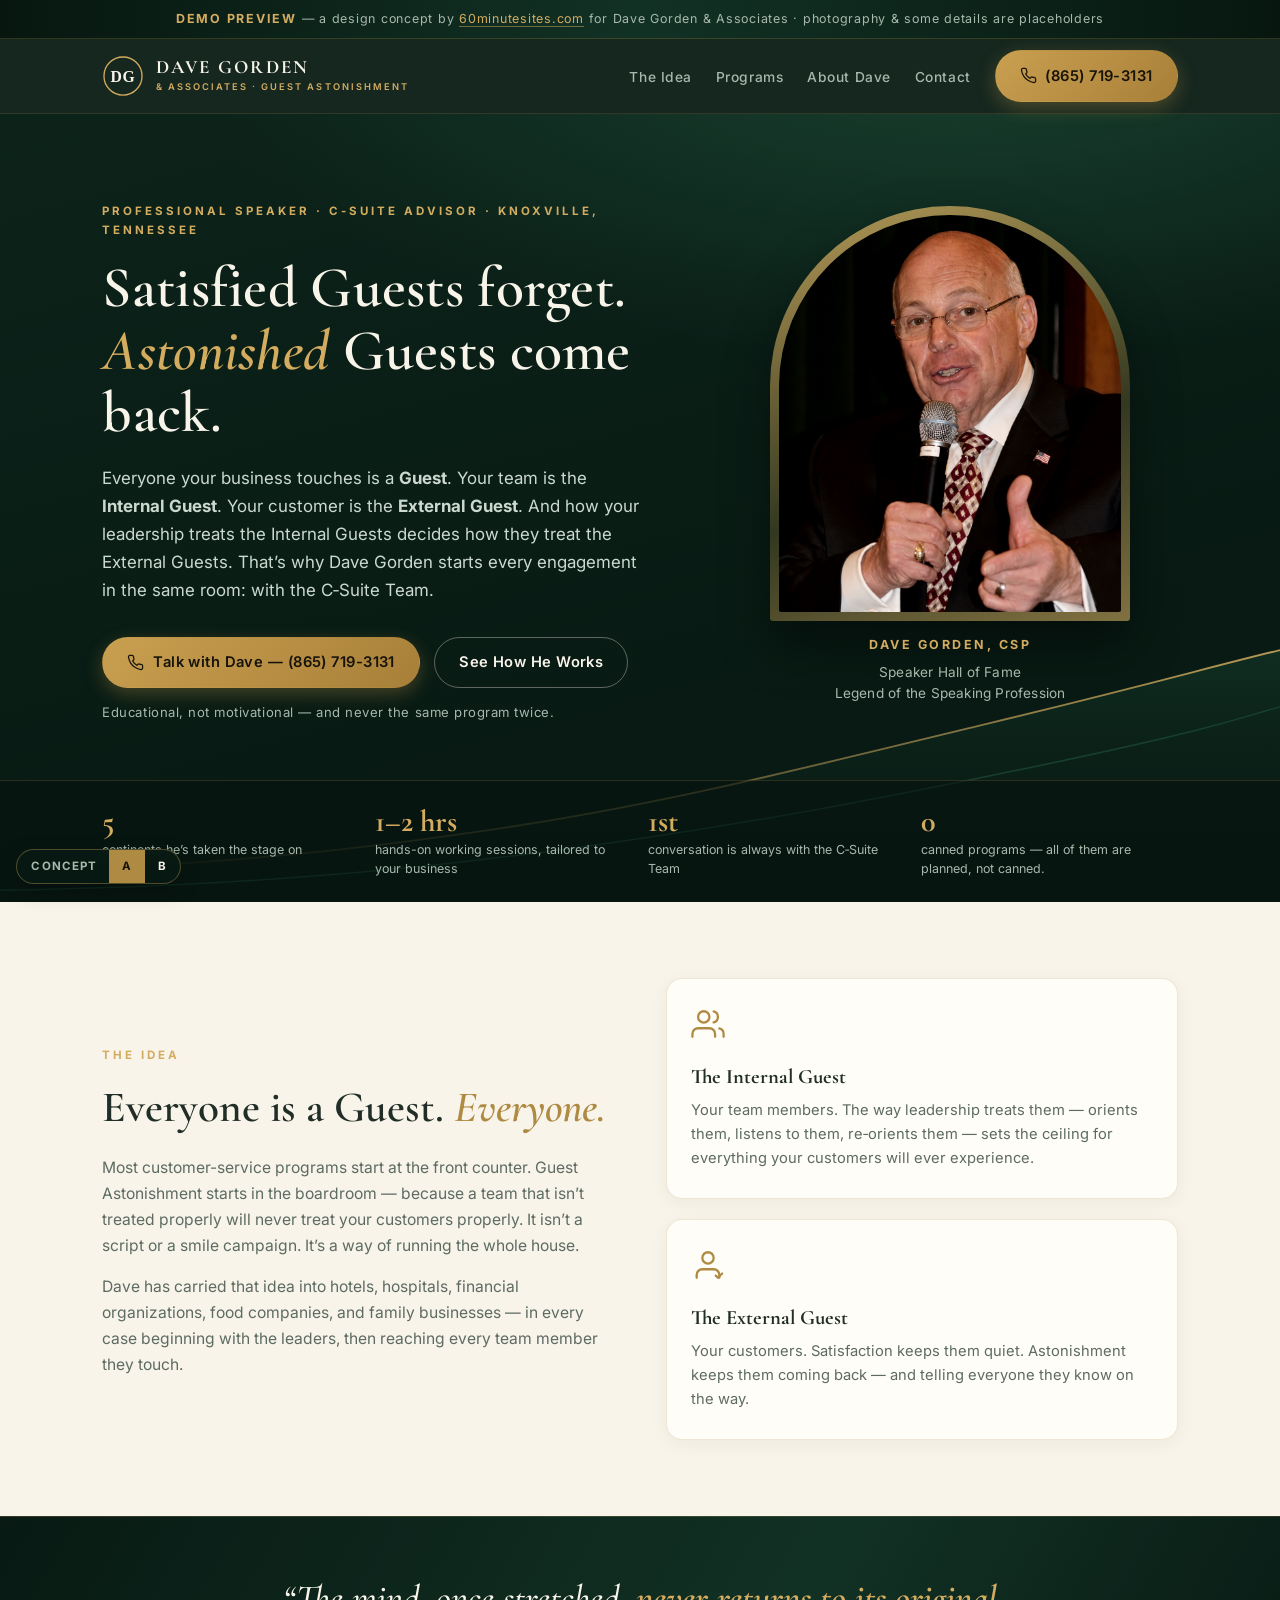
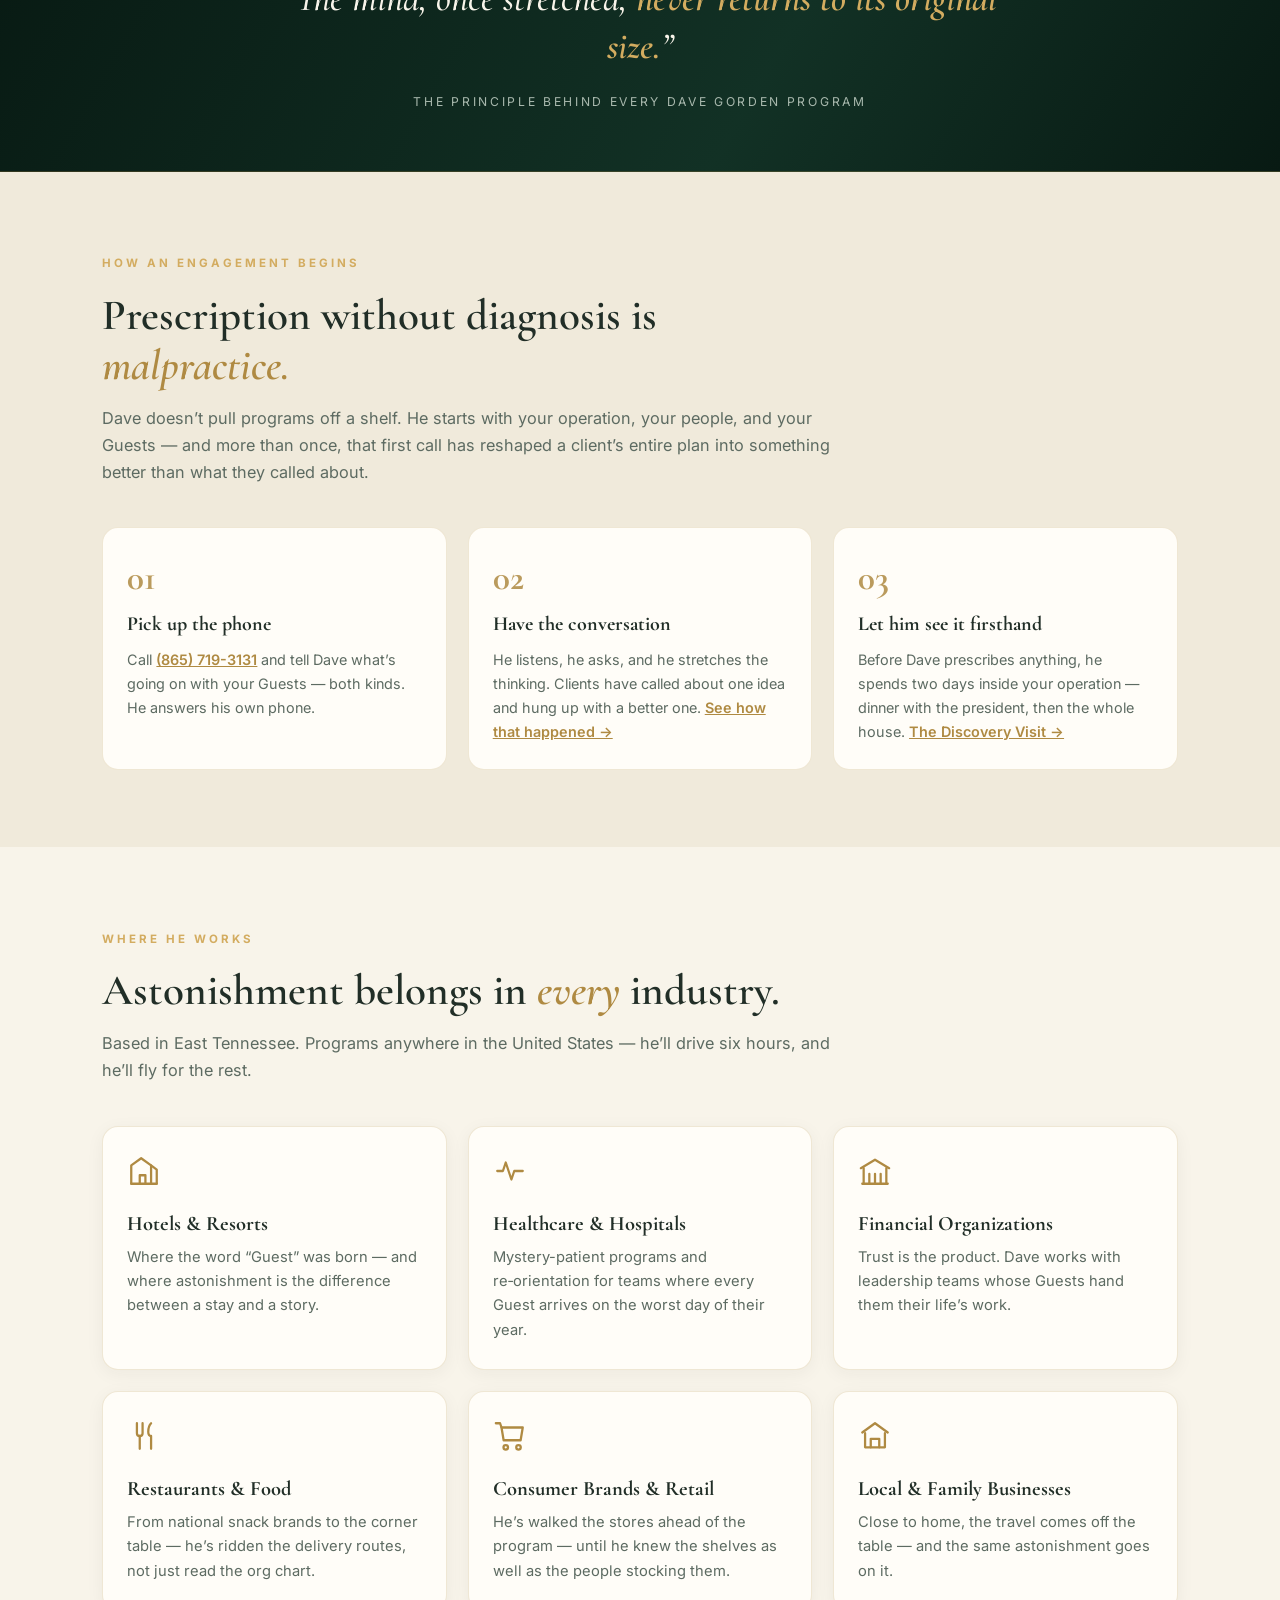
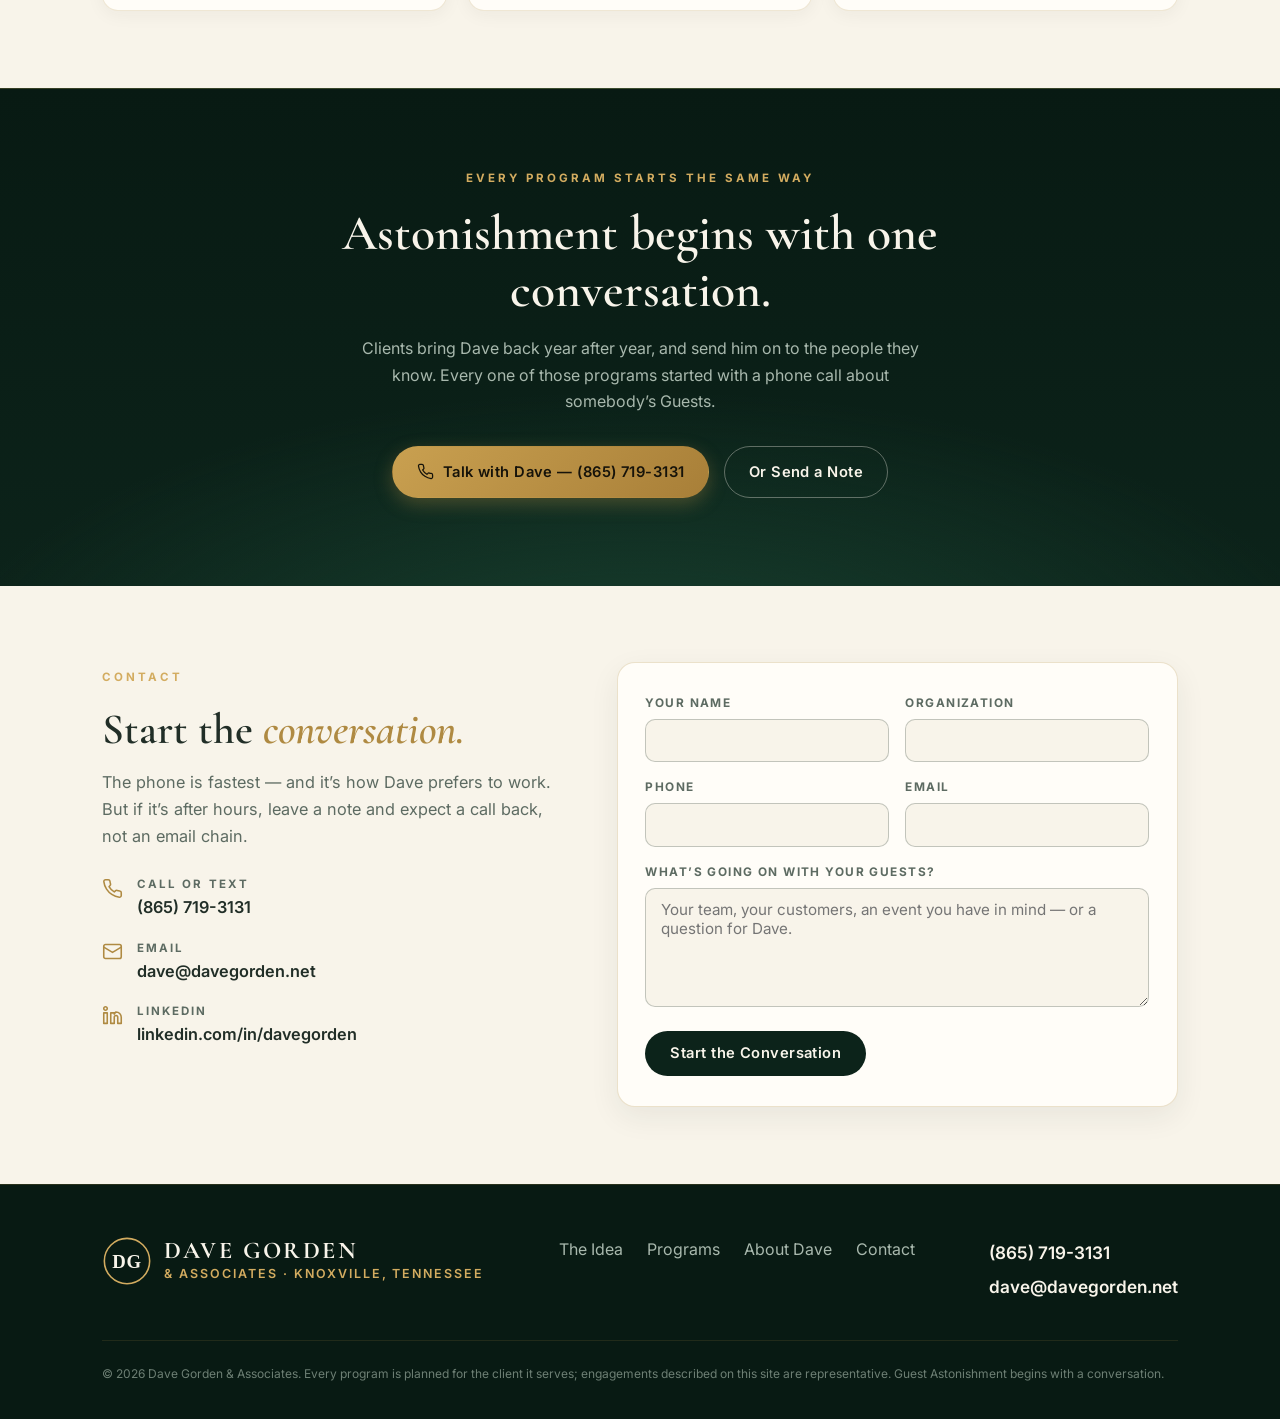
<file: index.html>
<!DOCTYPE html>
<html lang="en">
<head>
<meta charset="UTF-8">
<meta name="viewport" content="width=device-width, initial-scale=1.0">
<title>Dave Gorden &amp; Associates — Guest Astonishment</title>
<meta name="description" content="Dave Gorden is a professional speaker on Guest Astonishment. Everyone your business touches is a Guest — your team and your customer. Dave works with the C-Suite first, then builds a program no one else could give you. Talk with Dave &mdash; (865) 719-3131.">
<link rel="icon" href="data:image/svg+xml,%3Csvg xmlns='http://www.w3.org/2000/svg' viewBox='0 0 64 64'%3E%3Crect width='64' height='64' rx='14' fill='%230c231a'/%3E%3Ccircle cx='32' cy='32' r='24' fill='none' stroke='%23d3ac60' stroke-width='2'/%3E%3Ctext x='32' y='40' font-family='Georgia' font-size='20' font-weight='bold' fill='%23f8f4ea' text-anchor='middle'%3EDG%3C/text%3E%3C/svg%3E">
<link rel="preconnect" href="https://fonts.googleapis.com">
<link rel="preconnect" href="https://fonts.gstatic.com" crossorigin>
<link href="https://fonts.googleapis.com/css2?family=Cormorant+Garamond:ital,wght@0,500;0,600;0,700;1,500;1,600&family=Inter:wght@400;500;600;700&display=swap" rel="stylesheet">
<link rel="stylesheet" href="assets/styles.css">
</head>
<body>

<div class="demo-bar"><b>DEMO PREVIEW</b> &mdash; a design concept by <a href="https://60minutesites.com" rel="noopener">60minutesites.com</a> for Dave Gorden &amp; Associates &middot; photography &amp; some details are placeholders</div>

<!-- ============ NAV ============ -->
<nav class="nav">
  <div class="wrap nav-inner">
    <a class="brand" href="index.html" aria-label="Dave Gorden &amp; Associates home">
      <svg class="brand-mark" viewBox="0 0 64 64" aria-hidden="true">
        <circle cx="32" cy="32" r="29" fill="none" stroke="#d3ac60" stroke-width="2"/>
        <text x="32" y="41" font-family="Georgia, serif" font-size="24" font-weight="bold" fill="#f8f4ea" text-anchor="middle" letter-spacing="1">DG</text>
      </svg>
      <span>
        <span class="brand-name">DAVE GORDEN</span>
        <span class="brand-tag">&amp; ASSOCIATES &middot; GUEST ASTONISHMENT</span>
      </span>
    </a>
    <button class="nav-toggle" aria-label="Menu" onclick="document.querySelector('.nav-links').classList.toggle('open')">
      <span></span><span></span><span></span>
    </button>
    <ul class="nav-links">
      <li><a href="#approach">The Idea</a></li>
      <li><a href="programs.html">Programs</a></li>
      <li><a href="about.html">About Dave</a></li>
      <li><a href="#contact">Contact</a></li>
      <li><a class="btn btn-brass" href="tel:+18657193131">
        <svg viewBox="0 0 24 24" fill="none" stroke="currentColor" stroke-width="1.8" stroke-linecap="round" stroke-linejoin="round" aria-hidden="true"><path d="M22 16.9v3a2 2 0 0 1-2.2 2 19.8 19.8 0 0 1-8.6-3.1 19.5 19.5 0 0 1-6-6A19.8 19.8 0 0 1 2.1 4.2 2 2 0 0 1 4.1 2h3a2 2 0 0 1 2 1.7c.1.96.3 1.9.6 2.8a2 2 0 0 1-.5 2.1L8 9.9a16 16 0 0 0 6 6l1.3-1.2a2 2 0 0 1 2.1-.5c.9.3 1.84.5 2.8.6a2 2 0 0 1 1.8 2.1z"/></svg>
        (865) 719-3131</a></li>
    </ul>
  </div>
</nav>

<!-- ============ HERO ============ -->
<header class="hero" id="top">
  <div class="wrap">
    <div class="hero-grid">
      <div>
        <span class="kicker">Professional Speaker &middot; C-Suite Advisor &middot; Knoxville, Tennessee</span>
        <h1>Satisfied Guests forget.<br><em>Astonished</em> Guests come back.</h1>
        <p class="lede">Everyone your business touches is a <b>Guest</b>. Your team is the <b>Internal Guest</b>. Your customer is the <b>External Guest</b>. And how your leadership treats the Internal Guests decides how they treat the External Guests. That&rsquo;s why Dave Gorden starts every engagement in the same room: with the C&#8209;Suite Team.</p>
        <div class="hero-ctas">
          <a class="btn btn-brass" href="tel:+18657193131">
            <svg viewBox="0 0 24 24" fill="none" stroke="currentColor" stroke-width="1.8" stroke-linecap="round" stroke-linejoin="round" aria-hidden="true"><path d="M22 16.9v3a2 2 0 0 1-2.2 2 19.8 19.8 0 0 1-8.6-3.1 19.5 19.5 0 0 1-6-6A19.8 19.8 0 0 1 2.1 4.2 2 2 0 0 1 4.1 2h3a2 2 0 0 1 2 1.7c.1.96.3 1.9.6 2.8a2 2 0 0 1-.5 2.1L8 9.9a16 16 0 0 0 6 6l1.3-1.2a2 2 0 0 1 2.1-.5c.9.3 1.84.5 2.8.6a2 2 0 0 1 1.8 2.1z"/></svg>
            Talk with Dave &mdash; (865) 719-3131</a>
          <a class="btn btn-ghost" href="programs.html">See How He Works</a>
        </div>
        <p class="hero-note">Educational, not motivational &mdash; and never the same program twice.</p>
      </div>
      <div class="portrait-card">
        <div class="portrait-frame"><img src="assets/dave-gorden-portrait.jpg" alt="Dave Gorden speaking on stage, microphone in hand"></div>
        <p class="portrait-caption">
          <b>Dave Gorden, CSP</b>
          <span class="cred">Speaker Hall of Fame</span>
          <span class="cred">Legend of the Speaking Profession</span>
        </p>
      </div>
    </div>
  </div>
  <svg class="hero-trend" viewBox="0 0 1440 300" preserveAspectRatio="none" aria-hidden="true">
    <defs>
      <linearGradient id="trendfill" x1="0" y1="0" x2="0" y2="1">
        <stop offset="0" stop-color="#1a4432" stop-opacity="0.45"/>
        <stop offset="1" stop-color="#081a13" stop-opacity="0"/>
      </linearGradient>
      <linearGradient id="trendline" x1="0" y1="0" x2="1" y2="0">
        <stop offset="0" stop-color="#d3ac60" stop-opacity="0"/>
        <stop offset="0.55" stop-color="#d3ac60" stop-opacity="0.4"/>
        <stop offset="1" stop-color="#d3ac60" stop-opacity="0.85"/>
      </linearGradient>
    </defs>
    <path d="M0 268 C 240 262, 400 246, 580 220 S 920 155, 1110 112 S 1360 52, 1440 34 L1440 300 L0 300 Z" fill="url(#trendfill)"/>
    <path d="M0 268 C 240 262, 400 246, 580 220 S 920 155, 1110 112 S 1360 52, 1440 34" fill="none" stroke="url(#trendline)" stroke-width="2"/>
    <path d="M0 288 C 260 284, 450 268, 640 244 S 1000 190, 1190 152 S 1400 104, 1440 94" fill="none" stroke="#1a4432" stroke-width="1.5" opacity="0.9"/>
  </svg>
  <div class="stat-strip">
    <div class="wrap">
      <div class="stat"><b>5</b><span>continents he&rsquo;s taken the stage on</span></div>
      <div class="stat"><b>1&ndash;2 hrs</b><span>hands-on working sessions, tailored to your business</span></div>
      <div class="stat"><b>1st</b><span>conversation is always with the C&#8209;Suite Team</span></div>
      <div class="stat"><b>0</b><span>canned programs &mdash; all of them are planned, not canned.</span></div>
    </div>
  </div>
</header>

<!-- ============ THE IDEA ============ -->
<section class="section" id="approach">
  <div class="wrap">
    <div class="split">
      <div>
        <div class="section-head">
          <span class="kicker">The Idea</span>
          <h2>Everyone is a Guest. <em>Everyone.</em></h2>
        </div>
        <div class="body-copy">
          <p>Most customer-service programs start at the front counter. Guest Astonishment starts in the boardroom &mdash; because a team that isn&rsquo;t treated properly will never treat your customers properly. It isn&rsquo;t a script or a smile campaign. It&rsquo;s a way of running the whole house.</p>
          <p>Dave has carried that idea into hotels, hospitals, financial organizations, food companies, and family businesses &mdash; in every case beginning with the leaders, then reaching every team member they touch.</p>
        </div>
      </div>
      <div class="cards two" style="grid-template-columns:1fr;">
        <div class="card">
          <svg class="icon" viewBox="0 0 24 24" fill="none" stroke="currentColor" stroke-width="1.6" stroke-linecap="round" stroke-linejoin="round" aria-hidden="true"><path d="M17 21v-2a4 4 0 0 0-4-4H5a4 4 0 0 0-4 4v2"/><circle cx="9" cy="7" r="4"/><path d="M23 21v-2a4 4 0 0 0-3-3.87"/><path d="M16 3.13a4 4 0 0 1 0 7.75"/></svg>
          <h3>The Internal Guest</h3>
          <p>Your team members. The way leadership treats them &mdash; orients them, listens to them, re&#8209;orients them &mdash; sets the ceiling for everything your customers will ever experience.</p>
        </div>
        <div class="card">
          <svg class="icon" viewBox="0 0 24 24" fill="none" stroke="currentColor" stroke-width="1.6" stroke-linecap="round" stroke-linejoin="round" aria-hidden="true"><path d="M20 21v-2a4 4 0 0 0-4-4H8a4 4 0 0 0-4 4v2"/><circle cx="12" cy="7" r="4"/><path d="m17.5 13.5 1.5 1.5 3-3" transform="translate(0 6)"/></svg>
          <h3>The External Guest</h3>
          <p>Your customers. Satisfaction keeps them quiet. Astonishment keeps them coming back &mdash; and telling everyone they know on the way.</p>
        </div>
      </div>
    </div>
  </div>
</section>

<!-- ============ QUOTE ============ -->
<div class="quote-band">
  <blockquote>&ldquo;The mind, once stretched, <b>never returns to its original size.</b>&rdquo;</blockquote>
  <cite>The principle behind every Dave Gorden program</cite>
</div>

<!-- ============ DIAGNOSIS FIRST ============ -->
<section class="section alt" id="diagnosis">
  <div class="wrap">
    <div class="section-head">
      <span class="kicker">How an Engagement Begins</span>
      <h2>Prescription without diagnosis is <em>malpractice.</em></h2>
      <p class="lede">Dave doesn&rsquo;t pull programs off a shelf. He starts with your operation, your people, and your Guests &mdash; and more than once, that first call has reshaped a client&rsquo;s entire plan into something better than what they called about.</p>
    </div>
    <div class="steps">
      <div class="step">
        <h3>Pick up the phone</h3>
        <p>Call <a href="tel:+18657193131">(865) 719-3131</a> and tell Dave what&rsquo;s going on with your Guests &mdash; both kinds. He answers his own phone.</p>
      </div>
      <div class="step">
        <h3>Have the conversation</h3>
        <p>He listens, he asks, and he stretches the thinking. Clients have called about one idea and hung up with a better one. <a href="programs.html#case">See how that happened&nbsp;&rarr;</a></p>
      </div>
      <div class="step">
        <h3>Let him see it firsthand</h3>
        <p>Before Dave prescribes anything, he spends two days inside your operation &mdash; dinner with the president, then the whole house. <a href="programs.html#discovery">The Discovery Visit&nbsp;&rarr;</a></p>
      </div>
    </div>
  </div>
</section>

<!-- ============ WHERE HE WORKS ============ -->
<section class="section" id="where">
  <div class="wrap">
    <div class="section-head">
      <span class="kicker">Where He Works</span>
      <h2>Astonishment belongs in <em>every</em> industry.</h2>
      <p class="lede">Based in East Tennessee. Programs anywhere in the United States &mdash; he&rsquo;ll drive six hours, and he&rsquo;ll fly for the rest.</p>
    </div>
    <div class="cards">
      <div class="card">
        <svg class="icon" viewBox="0 0 24 24" fill="none" stroke="currentColor" stroke-width="1.6" stroke-linecap="round" stroke-linejoin="round" aria-hidden="true"><path d="M3 21V8l7-5 7 5v13"/><path d="M21 21V11l-4-3"/><path d="M9 21v-6h4v6"/><path d="M3 21h18"/></svg>
        <h3>Hotels &amp; Resorts</h3>
        <p>Where the word &ldquo;Guest&rdquo; was born &mdash; and where astonishment is the difference between a stay and a story.</p>
      </div>
      <div class="card">
        <svg class="icon" viewBox="0 0 24 24" fill="none" stroke="currentColor" stroke-width="1.6" stroke-linecap="round" stroke-linejoin="round" aria-hidden="true"><path d="M3 12h4l2-6 4 12 2-6h6"/></svg>
        <h3>Healthcare &amp; Hospitals</h3>
        <p>Mystery-patient programs and re&#8209;orientation for teams where every Guest arrives on the worst day of their year.</p>
      </div>
      <div class="card">
        <svg class="icon" viewBox="0 0 24 24" fill="none" stroke="currentColor" stroke-width="1.6" stroke-linecap="round" stroke-linejoin="round" aria-hidden="true"><path d="M3 21h18"/><path d="M4 21V10M20 21V10"/><path d="M2 10l10-6 10 6"/><path d="M8 21v-7M12 21v-7M16 21v-7"/></svg>
        <h3>Financial Organizations</h3>
        <p>Trust is the product. Dave works with leadership teams whose Guests hand them their life&rsquo;s work.</p>
      </div>
      <div class="card">
        <svg class="icon" viewBox="0 0 24 24" fill="none" stroke="currentColor" stroke-width="1.6" stroke-linecap="round" stroke-linejoin="round" aria-hidden="true"><path d="M7 3v7a2 2 0 0 0 4 0V3"/><path d="M9 12v9"/><path d="M17 3c-1.5 1.5-2 4-2 6 0 2 1 3 2 3v9"/></svg>
        <h3>Restaurants &amp; Food</h3>
        <p>From national snack brands to the corner table &mdash; he&rsquo;s ridden the delivery routes, not just read the org chart.</p>
      </div>
      <div class="card">
        <svg class="icon" viewBox="0 0 24 24" fill="none" stroke="currentColor" stroke-width="1.6" stroke-linecap="round" stroke-linejoin="round" aria-hidden="true"><path d="M6 6h15l-1.5 9h-12z"/><path d="M6 6 5 3H2"/><circle cx="9" cy="20" r="1.6"/><circle cx="18" cy="20" r="1.6"/></svg>
        <h3>Consumer Brands &amp; Retail</h3>
        <p>He&rsquo;s walked the stores ahead of the program &mdash; until he knew the shelves as well as the people stocking them.</p>
      </div>
      <div class="card">
        <svg class="icon" viewBox="0 0 24 24" fill="none" stroke="currentColor" stroke-width="1.6" stroke-linecap="round" stroke-linejoin="round" aria-hidden="true"><path d="M3 9.5 12 3l9 6.5"/><path d="M5 10v10h14V10"/><path d="M9 20v-6h6v6"/></svg>
        <h3>Local &amp; Family Businesses</h3>
        <p>Close to home, the travel comes off the table &mdash; and the same astonishment goes on it.</p>
      </div>
    </div>
  </div>
</section>

<!-- ============ CTA ============ -->
<section class="cta-band">
  <span class="kicker">Every Program Starts the Same Way</span>
  <h2>Astonishment begins with one conversation.</h2>
  <p>Clients bring Dave back year after year, and send him on to the people they know. Every one of those programs started with a phone call about somebody&rsquo;s Guests.</p>
  <div class="hero-ctas">
    <a class="btn btn-brass" href="tel:+18657193131">
      <svg viewBox="0 0 24 24" fill="none" stroke="currentColor" stroke-width="1.8" stroke-linecap="round" stroke-linejoin="round" aria-hidden="true"><path d="M22 16.9v3a2 2 0 0 1-2.2 2 19.8 19.8 0 0 1-8.6-3.1 19.5 19.5 0 0 1-6-6A19.8 19.8 0 0 1 2.1 4.2 2 2 0 0 1 4.1 2h3a2 2 0 0 1 2 1.7c.1.96.3 1.9.6 2.8a2 2 0 0 1-.5 2.1L8 9.9a16 16 0 0 0 6 6l1.3-1.2a2 2 0 0 1 2.1-.5c.9.3 1.84.5 2.8.6a2 2 0 0 1 1.8 2.1z"/></svg>
      Talk with Dave &mdash; (865) 719-3131</a>
    <a class="btn btn-ghost" href="#contact">Or Send a Note</a>
  </div>
</section>

<!-- ============ CONTACT ============ -->
<section class="section" id="contact">
  <div class="wrap">
    <div class="contact-grid">
      <div>
        <span class="kicker">Contact</span>
        <h2>Start the <em>conversation.</em></h2>
        <p class="lede">The phone is fastest &mdash; and it&rsquo;s how Dave prefers to work. But if it&rsquo;s after hours, leave a note and expect a call back, not an email chain.</p>
        <ul class="contact-lines">
          <li>
            <svg class="icon" viewBox="0 0 24 24" fill="none" stroke="currentColor" stroke-width="1.8" stroke-linecap="round" stroke-linejoin="round" aria-hidden="true"><path d="M22 16.9v3a2 2 0 0 1-2.2 2 19.8 19.8 0 0 1-8.6-3.1 19.5 19.5 0 0 1-6-6A19.8 19.8 0 0 1 2.1 4.2 2 2 0 0 1 4.1 2h3a2 2 0 0 1 2 1.7c.1.96.3 1.9.6 2.8a2 2 0 0 1-.5 2.1L8 9.9a16 16 0 0 0 6 6l1.3-1.2a2 2 0 0 1 2.1-.5c.9.3 1.84.5 2.8.6a2 2 0 0 1 1.8 2.1z"/></svg>
            <span><b>Call or text</b><a href="tel:+18657193131">(865) 719-3131</a></span>
          </li>
          <li>
            <svg class="icon" viewBox="0 0 24 24" fill="none" stroke="currentColor" stroke-width="1.8" stroke-linecap="round" stroke-linejoin="round" aria-hidden="true"><rect x="2" y="4" width="20" height="16" rx="2"/><path d="m22 7-10 6L2 7"/></svg>
            <span><b>Email</b><a href="mailto:dave@davegorden.net">dave@davegorden.net</a></span>
          </li>
          <li>
            <svg class="icon" viewBox="0 0 24 24" fill="none" stroke="currentColor" stroke-width="1.8" stroke-linecap="round" stroke-linejoin="round" aria-hidden="true"><path d="M16 8a6 6 0 0 1 6 6v7h-4v-7a2 2 0 0 0-4 0v7h-4V9h4v1.5A6 6 0 0 1 16 8z"/><rect x="2" y="9" width="4" height="12"/><circle cx="4" cy="4" r="2"/></svg>
            <span><b>LinkedIn</b><a href="https://www.linkedin.com/in/davegorden" rel="noopener" target="_blank">linkedin.com/in/davegorden</a></span>
          </li>
        </ul>
      </div>
      <form class="contact-form" name="speak-with-dave" method="POST" data-netlify="true" data-demo="true">
        <div class="field-row">
          <div class="field">
            <label for="cf-name">Your name</label>
            <input id="cf-name" name="name" type="text" required autocomplete="name">
          </div>
          <div class="field">
            <label for="cf-org">Organization</label>
            <input id="cf-org" name="organization" type="text">
          </div>
        </div>
        <div class="field-row">
          <div class="field">
            <label for="cf-phone">Phone</label>
            <input id="cf-phone" name="phone" type="tel" required autocomplete="tel">
          </div>
          <div class="field">
            <label for="cf-email">Email</label>
            <input id="cf-email" name="email" type="email" autocomplete="email">
          </div>
        </div>
        <div class="field">
          <label for="cf-msg">What&rsquo;s going on with your Guests?</label>
          <textarea id="cf-msg" name="message" rows="5" placeholder="Your team, your customers, an event you have in mind &mdash; or a question for Dave."></textarea>
        </div>
        <button class="btn btn-dark" type="submit">Start the Conversation</button>
        <div class="form-success">Thank you &mdash; your note is on its way. Expect a phone call back. It&rsquo;s kind of his thing.</div>
      </form>
    </div>
  </div>
</section>

<!-- ============ FOOTER ============ -->
<footer>
  <div class="wrap">
    <div class="foot-grid">
      <a class="brand" href="index.html" aria-label="Dave Gorden &amp; Associates home">
        <svg class="brand-mark" viewBox="0 0 64 64" aria-hidden="true">
          <circle cx="32" cy="32" r="29" fill="none" stroke="#d3ac60" stroke-width="2"/>
          <text x="32" y="41" font-family="Georgia, serif" font-size="24" font-weight="bold" fill="#f8f4ea" text-anchor="middle" letter-spacing="1">DG</text>
        </svg>
        <span>
          <span class="brand-name">DAVE GORDEN</span>
          <span class="brand-tag">&amp; ASSOCIATES &middot; KNOXVILLE, TENNESSEE</span>
        </span>
      </a>
      <ul class="foot-links">
        <li><a href="#approach">The Idea</a></li>
        <li><a href="programs.html">Programs</a></li>
        <li><a href="about.html">About Dave</a></li>
        <li><a href="#contact">Contact</a></li>
      </ul>
      <div class="foot-contact">
        <a href="tel:+18657193131">(865) 719-3131</a><br>
        <a href="mailto:dave@davegorden.net">dave@davegorden.net</a>
      </div>
    </div>
    <p class="disclaimer">&copy; <span id="yr">2026</span> Dave Gorden &amp; Associates. Every program is planned for the client it serves; engagements described on this site are representative. Guest Astonishment begins with a conversation.</p>
  </div>
</footer>

<!-- concept toggle (demo only — remove at launch) -->
<div class="ab-toggle">
  <span>Concept</span>
  <a class="on" href="index.html">A</a>
  <a href="b.html">B</a>
</div>

<script>
document.getElementById('yr').textContent = new Date().getFullYear();
// Demo mode: intercept form submits and show the success state.
// For production on Netlify, remove data-demo (Netlify Forms attributes are already wired).
document.querySelectorAll('form[data-demo]').forEach(function (f) {
  f.addEventListener('submit', function (e) {
    e.preventDefault();
    f.querySelectorAll('input, select, textarea, button').forEach(function (el) { el.disabled = true; });
    f.querySelector('.form-success').style.display = 'block';
  });
});
// Close mobile nav on link tap
document.querySelectorAll('.nav-links a').forEach(function (a) {
  a.addEventListener('click', function () { document.querySelector('.nav-links').classList.remove('open'); });
});
</script>
</body>
</html>
</file>
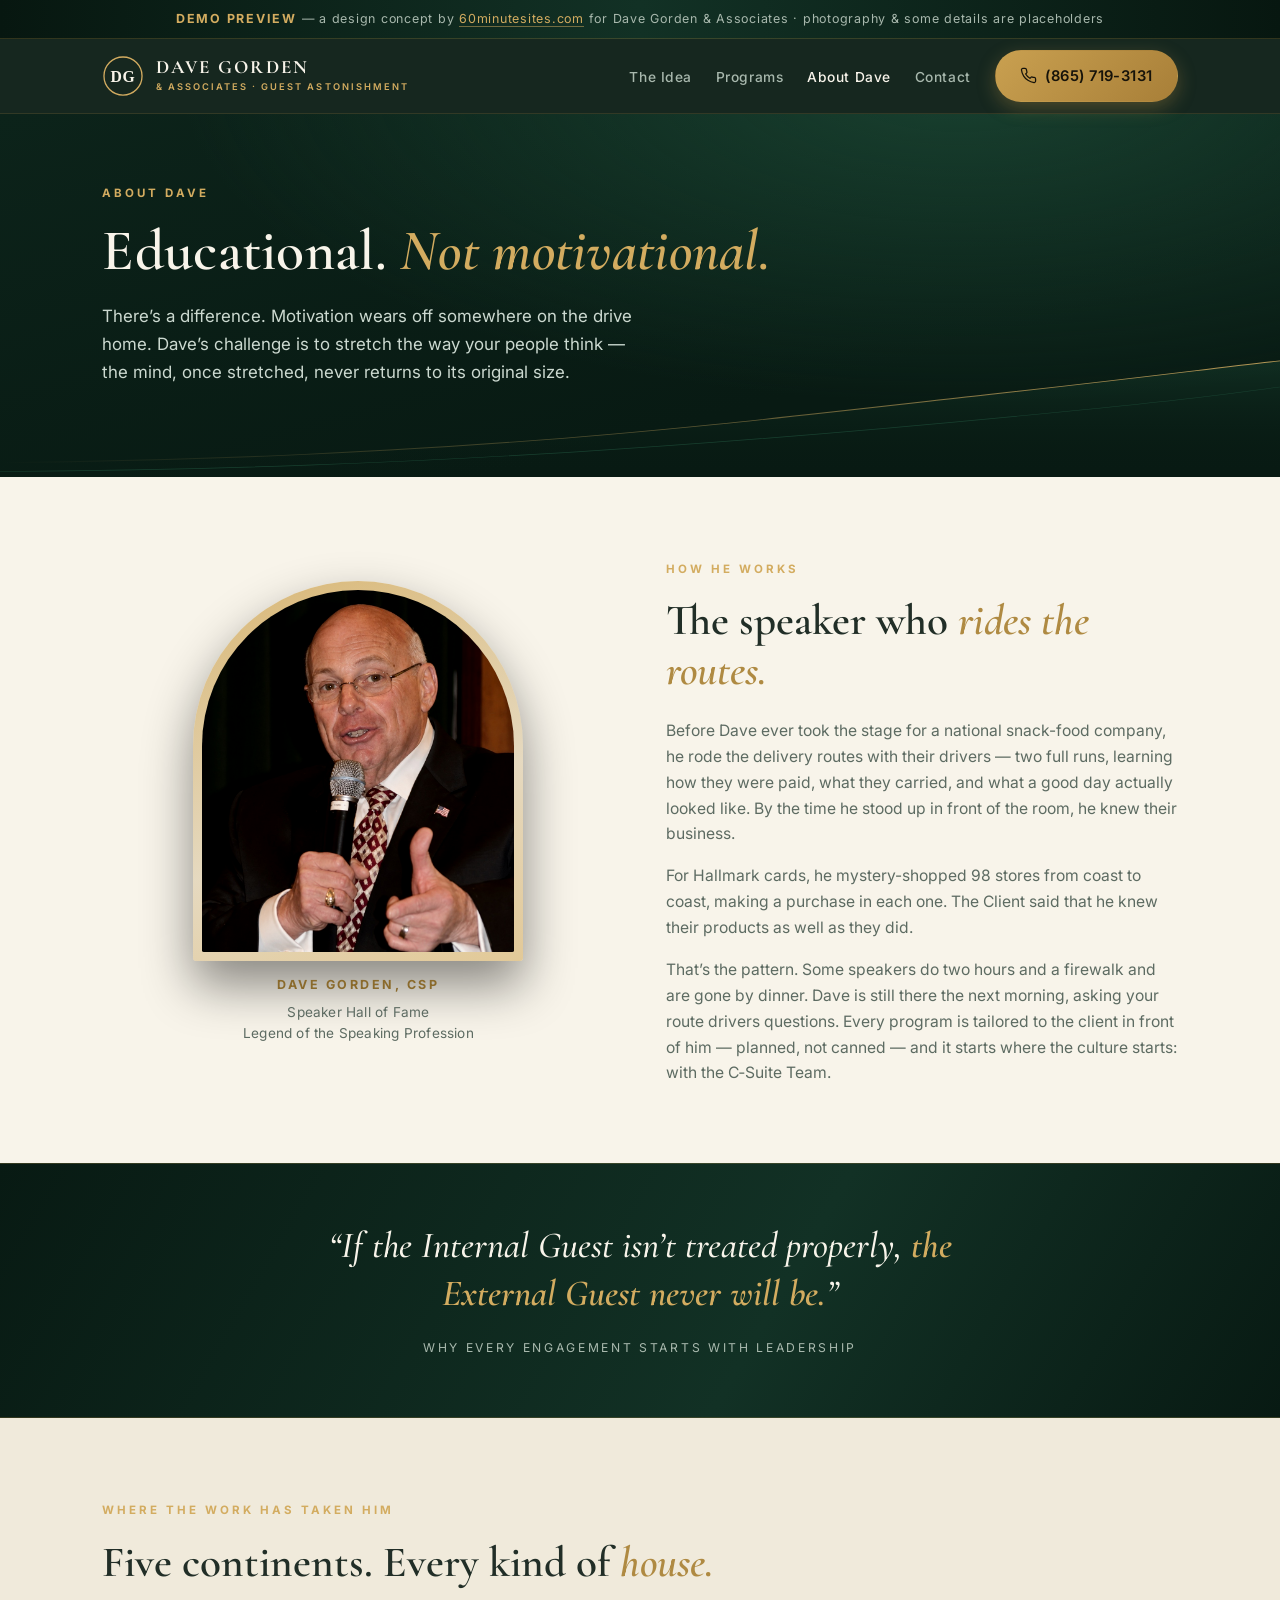
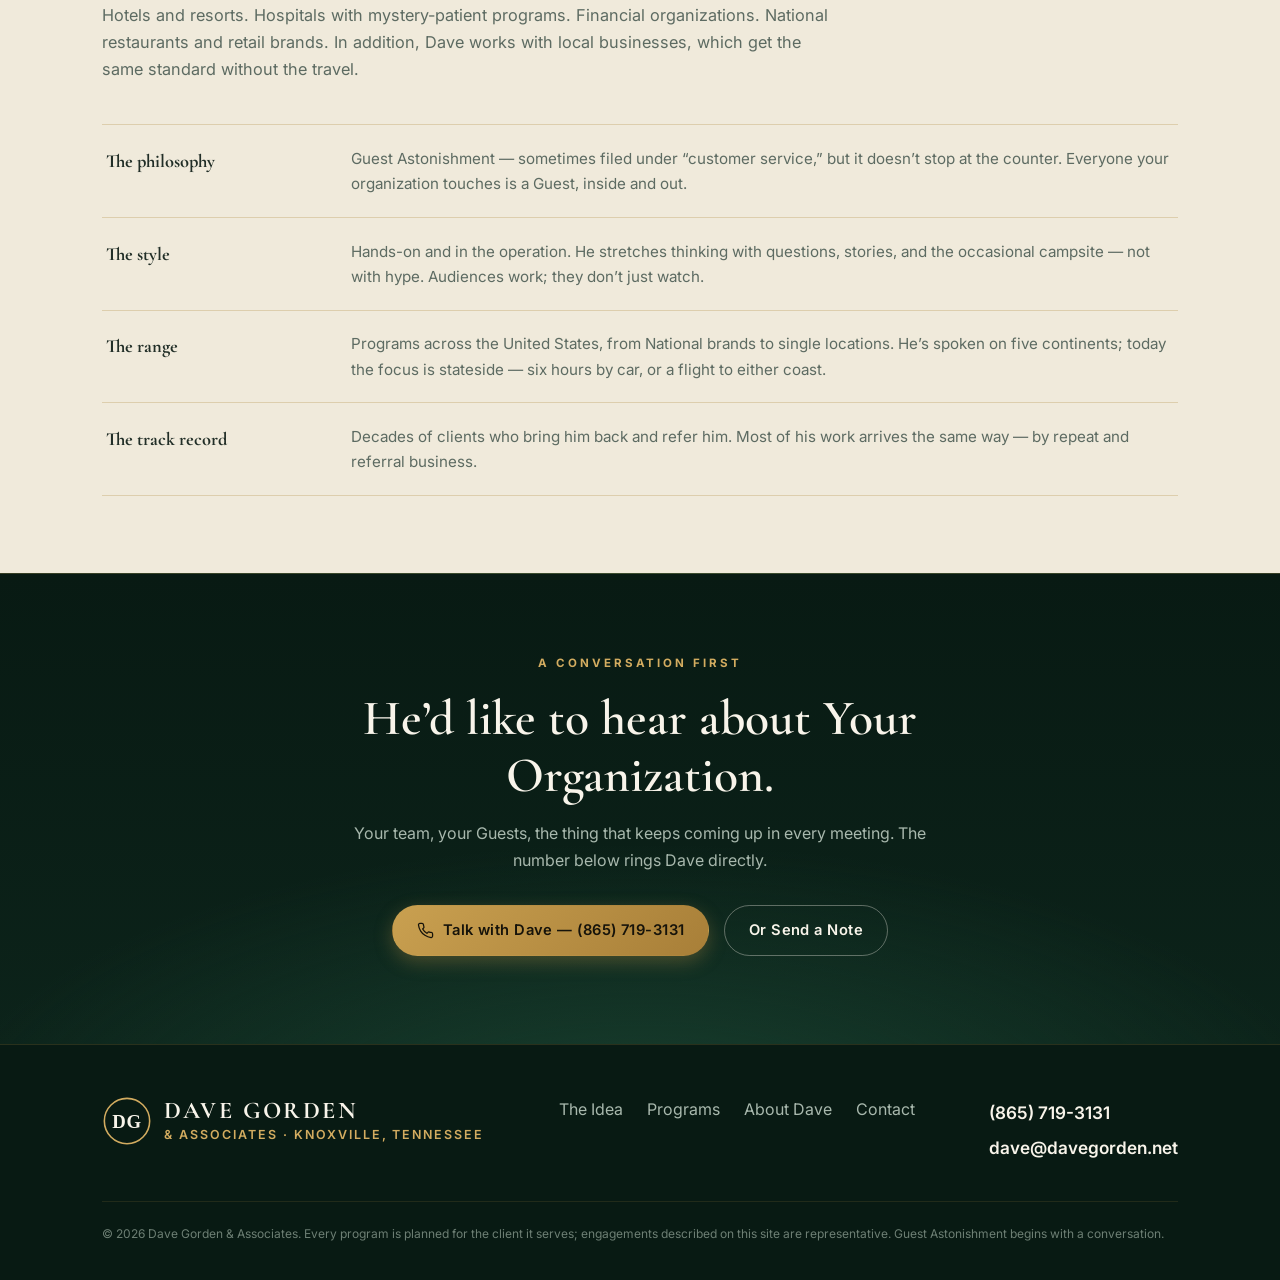
<file: about.html>
<!DOCTYPE html>
<html lang="en">
<head>
<meta charset="UTF-8">
<meta name="viewport" content="width=device-width, initial-scale=1.0">
<title>About Dave — Dave Gorden &amp; Associates</title>
<meta name="description" content="Dave Gorden is an educational speaker — not a motivational one. He rides the routes, walks the stores, and learns your operation before he ever takes the stage. Based in Knoxville; programs across the United States.">
<link rel="icon" href="data:image/svg+xml,%3Csvg xmlns='http://www.w3.org/2000/svg' viewBox='0 0 64 64'%3E%3Crect width='64' height='64' rx='14' fill='%230c231a'/%3E%3Ccircle cx='32' cy='32' r='24' fill='none' stroke='%23d3ac60' stroke-width='2'/%3E%3Ctext x='32' y='40' font-family='Georgia' font-size='20' font-weight='bold' fill='%23f8f4ea' text-anchor='middle'%3EDG%3C/text%3E%3C/svg%3E">
<link rel="preconnect" href="https://fonts.googleapis.com">
<link rel="preconnect" href="https://fonts.gstatic.com" crossorigin>
<link href="https://fonts.googleapis.com/css2?family=Cormorant+Garamond:ital,wght@0,500;0,600;0,700;1,500;1,600&family=Inter:wght@400;500;600;700&display=swap" rel="stylesheet">
<link rel="stylesheet" href="assets/styles.css">
</head>
<body>

<div class="demo-bar"><b>DEMO PREVIEW</b> &mdash; a design concept by <a href="https://60minutesites.com" rel="noopener">60minutesites.com</a> for Dave Gorden &amp; Associates &middot; photography &amp; some details are placeholders</div>

<!-- ============ NAV ============ -->
<nav class="nav">
  <div class="wrap nav-inner">
    <a class="brand" href="index.html" aria-label="Dave Gorden &amp; Associates home">
      <svg class="brand-mark" viewBox="0 0 64 64" aria-hidden="true">
        <circle cx="32" cy="32" r="29" fill="none" stroke="#d3ac60" stroke-width="2"/>
        <text x="32" y="41" font-family="Georgia, serif" font-size="24" font-weight="bold" fill="#f8f4ea" text-anchor="middle" letter-spacing="1">DG</text>
      </svg>
      <span>
        <span class="brand-name">DAVE GORDEN</span>
        <span class="brand-tag">&amp; ASSOCIATES &middot; GUEST ASTONISHMENT</span>
      </span>
    </a>
    <button class="nav-toggle" aria-label="Menu" onclick="document.querySelector('.nav-links').classList.toggle('open')">
      <span></span><span></span><span></span>
    </button>
    <ul class="nav-links">
      <li><a href="index.html#approach">The Idea</a></li>
      <li><a href="programs.html">Programs</a></li>
      <li><a class="active" href="about.html">About Dave</a></li>
      <li><a href="index.html#contact">Contact</a></li>
      <li><a class="btn btn-brass" href="tel:+18657193131">
        <svg viewBox="0 0 24 24" fill="none" stroke="currentColor" stroke-width="1.8" stroke-linecap="round" stroke-linejoin="round" aria-hidden="true"><path d="M22 16.9v3a2 2 0 0 1-2.2 2 19.8 19.8 0 0 1-8.6-3.1 19.5 19.5 0 0 1-6-6A19.8 19.8 0 0 1 2.1 4.2 2 2 0 0 1 4.1 2h3a2 2 0 0 1 2 1.7c.1.96.3 1.9.6 2.8a2 2 0 0 1-.5 2.1L8 9.9a16 16 0 0 0 6 6l1.3-1.2a2 2 0 0 1 2.1-.5c.9.3 1.84.5 2.8.6a2 2 0 0 1 1.8 2.1z"/></svg>
        (865) 719-3131</a></li>
    </ul>
  </div>
</nav>

<!-- ============ INTERIOR HERO ============ -->
<header class="hero hero-interior">
  <div class="wrap hero-pad">
    <span class="kicker">About Dave</span>
    <h1>Educational. <em>Not motivational.</em></h1>
    <p class="lede">There&rsquo;s a difference. Motivation wears off somewhere on the drive home. Dave&rsquo;s challenge is to stretch the way your people think &mdash; the mind, once stretched, never returns to its original size.</p>
  </div>
  <svg class="hero-trend" viewBox="0 0 1440 300" preserveAspectRatio="none" aria-hidden="true">
    <defs>
      <linearGradient id="trendfill" x1="0" y1="0" x2="0" y2="1">
        <stop offset="0" stop-color="#1a4432" stop-opacity="0.45"/>
        <stop offset="1" stop-color="#081a13" stop-opacity="0"/>
      </linearGradient>
      <linearGradient id="trendline" x1="0" y1="0" x2="1" y2="0">
        <stop offset="0" stop-color="#d3ac60" stop-opacity="0"/>
        <stop offset="0.55" stop-color="#d3ac60" stop-opacity="0.4"/>
        <stop offset="1" stop-color="#d3ac60" stop-opacity="0.85"/>
      </linearGradient>
    </defs>
    <path d="M0 268 C 240 262, 400 246, 580 220 S 920 155, 1110 112 S 1360 52, 1440 34 L1440 300 L0 300 Z" fill="url(#trendfill)"/>
    <path d="M0 268 C 240 262, 400 246, 580 220 S 920 155, 1110 112 S 1360 52, 1440 34" fill="none" stroke="url(#trendline)" stroke-width="2"/>
    <path d="M0 288 C 260 284, 450 268, 640 244 S 1000 190, 1190 152 S 1400 104, 1440 94" fill="none" stroke="#1a4432" stroke-width="1.5" opacity="0.9"/>
  </svg>
</header>

<!-- ============ THE HANDS-ON STORY ============ -->
<section class="section" id="story">
  <div class="wrap">
    <div class="split">
      <div class="portrait-card">
        <div class="portrait-frame" style="width:min(330px, 76vw);"><img src="assets/dave-gorden-portrait.jpg" alt="Dave Gorden speaking, microphone in hand"></div>
        <p class="portrait-caption">
          <b>Dave Gorden, CSP</b>
          <span class="cred">Speaker Hall of Fame</span>
          <span class="cred">Legend of the Speaking Profession</span>
        </p>
      </div>
      <div>
        <div class="section-head">
          <span class="kicker">How He Works</span>
          <h2>The speaker who <em>rides the routes.</em></h2>
        </div>
        <div class="body-copy">
          <p>Before Dave ever took the stage for a national snack-food company, he rode the delivery routes with their drivers &mdash; two full runs, learning how they were paid, what they carried, and what a good day actually looked like. By the time he stood up in front of the room, he knew their business.</p>
          <p>For Hallmark cards, he mystery-shopped 98 stores from coast to coast, making a purchase in each one. The Client said that he knew their products as well as they did.</p>
          <p>That&rsquo;s the pattern. Some speakers do two hours and a firewalk and are gone by dinner. Dave is still there the next morning, asking your route drivers questions. Every program is tailored to the client in front of him &mdash; planned, not canned &mdash; and it starts where the culture starts: with the C&#8209;Suite Team.</p>
        </div>
      </div>
    </div>
  </div>
</section>

<!-- ============ QUOTE ============ -->
<div class="quote-band">
  <blockquote>&ldquo;If the Internal Guest isn&rsquo;t treated properly, <b>the External Guest never will be.</b>&rdquo;</blockquote>
  <cite>Why every engagement starts with leadership</cite>
</div>

<!-- ============ WHERE THE WORK HAS TAKEN HIM ============ -->
<section class="section alt" id="reach">
  <div class="wrap">
    <div class="section-head">
      <span class="kicker">Where the Work Has Taken Him</span>
      <h2>Five continents. Every kind of <em>house.</em></h2>
      <p class="lede">Hotels and resorts. Hospitals with mystery-patient programs. Financial organizations. National restaurants and retail brands. In addition, Dave works with local businesses, which get the same standard without the travel.</p>
    </div>
    <dl class="rows">
      <div class="row">
        <dt>The philosophy</dt>
        <dd>Guest Astonishment &mdash; sometimes filed under &ldquo;customer service,&rdquo; but it doesn&rsquo;t stop at the counter. Everyone your organization touches is a Guest, inside and out.</dd>
      </div>
      <div class="row">
        <dt>The style</dt>
        <dd>Hands-on and in the operation. He stretches thinking with questions, stories, and the occasional campsite &mdash; not with hype. Audiences work; they don&rsquo;t just watch.</dd>
      </div>
      <div class="row">
        <dt>The range</dt>
        <dd>Programs across the United States, from National brands to single locations. He&rsquo;s spoken on five continents; today the focus is stateside &mdash; six hours by car, or a flight to either coast.</dd>
      </div>
      <div class="row">
        <dt>The track record</dt>
        <dd>Decades of clients who bring him back and refer him. Most of his work arrives the same way &mdash; by repeat and referral business.</dd>
      </div>
    </dl>
  </div>
</section>

<!-- ============ CTA ============ -->
<section class="cta-band">
  <span class="kicker">A Conversation First</span>
  <h2>He&rsquo;d like to hear about Your Organization.</h2>
  <p>Your team, your Guests, the thing that keeps coming up in every meeting. The number below rings Dave directly.</p>
  <div class="hero-ctas">
    <a class="btn btn-brass" href="tel:+18657193131">
      <svg viewBox="0 0 24 24" fill="none" stroke="currentColor" stroke-width="1.8" stroke-linecap="round" stroke-linejoin="round" aria-hidden="true"><path d="M22 16.9v3a2 2 0 0 1-2.2 2 19.8 19.8 0 0 1-8.6-3.1 19.5 19.5 0 0 1-6-6A19.8 19.8 0 0 1 2.1 4.2 2 2 0 0 1 4.1 2h3a2 2 0 0 1 2 1.7c.1.96.3 1.9.6 2.8a2 2 0 0 1-.5 2.1L8 9.9a16 16 0 0 0 6 6l1.3-1.2a2 2 0 0 1 2.1-.5c.9.3 1.84.5 2.8.6a2 2 0 0 1 1.8 2.1z"/></svg>
      Talk with Dave &mdash; (865) 719-3131</a>
    <a class="btn btn-ghost" href="index.html#contact">Or Send a Note</a>
  </div>
</section>

<!-- ============ FOOTER ============ -->
<footer>
  <div class="wrap">
    <div class="foot-grid">
      <a class="brand" href="index.html" aria-label="Dave Gorden &amp; Associates home">
        <svg class="brand-mark" viewBox="0 0 64 64" aria-hidden="true">
          <circle cx="32" cy="32" r="29" fill="none" stroke="#d3ac60" stroke-width="2"/>
          <text x="32" y="41" font-family="Georgia, serif" font-size="24" font-weight="bold" fill="#f8f4ea" text-anchor="middle" letter-spacing="1">DG</text>
        </svg>
        <span>
          <span class="brand-name">DAVE GORDEN</span>
          <span class="brand-tag">&amp; ASSOCIATES &middot; KNOXVILLE, TENNESSEE</span>
        </span>
      </a>
      <ul class="foot-links">
        <li><a href="index.html#approach">The Idea</a></li>
        <li><a href="programs.html">Programs</a></li>
        <li><a href="about.html">About Dave</a></li>
        <li><a href="index.html#contact">Contact</a></li>
      </ul>
      <div class="foot-contact">
        <a href="tel:+18657193131">(865) 719-3131</a><br>
        <a href="mailto:dave@davegorden.net">dave@davegorden.net</a>
      </div>
    </div>
    <p class="disclaimer">&copy; <span id="yr">2026</span> Dave Gorden &amp; Associates. Every program is planned for the client it serves; engagements described on this site are representative. Guest Astonishment begins with a conversation.</p>
  </div>
</footer>

<script>
document.getElementById('yr').textContent = new Date().getFullYear();
document.querySelectorAll('.nav-links a').forEach(function (a) {
  a.addEventListener('click', function () { document.querySelector('.nav-links').classList.remove('open'); });
});
</script>
</body>
</html>
</file>
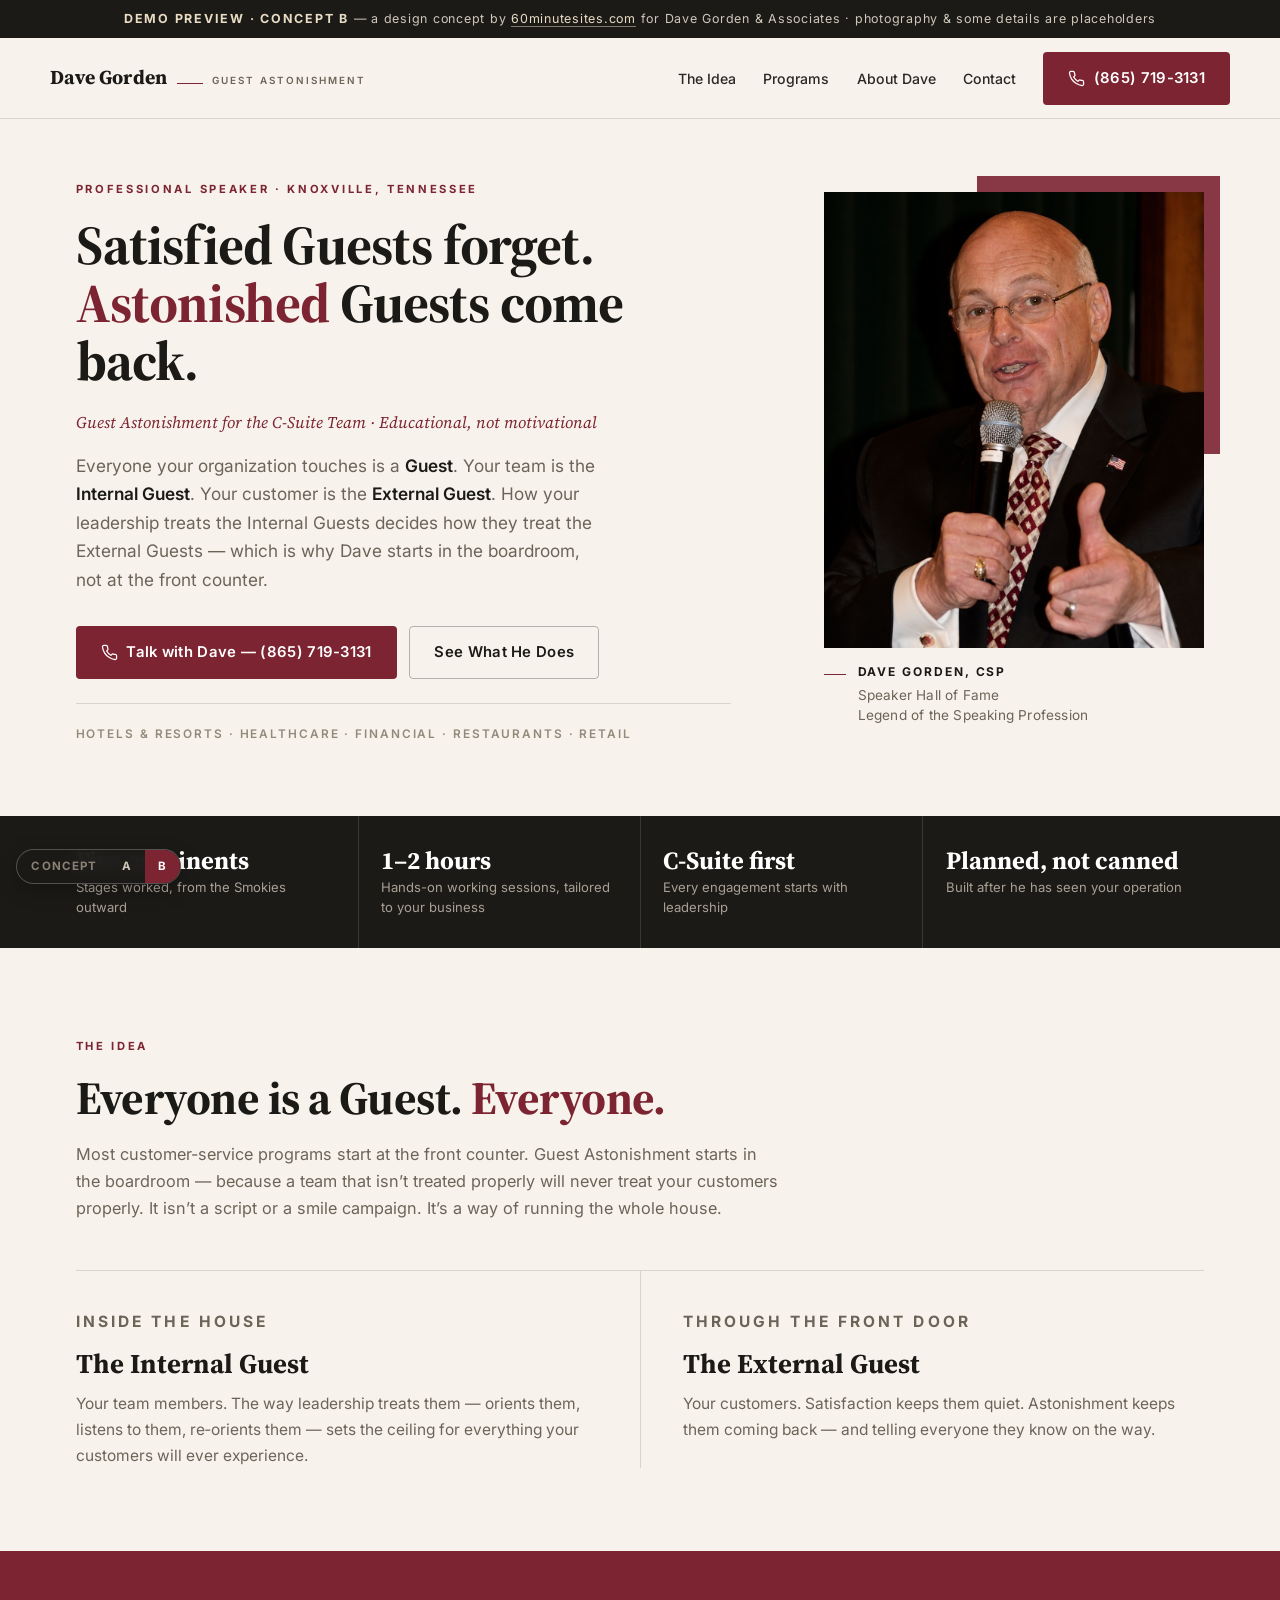
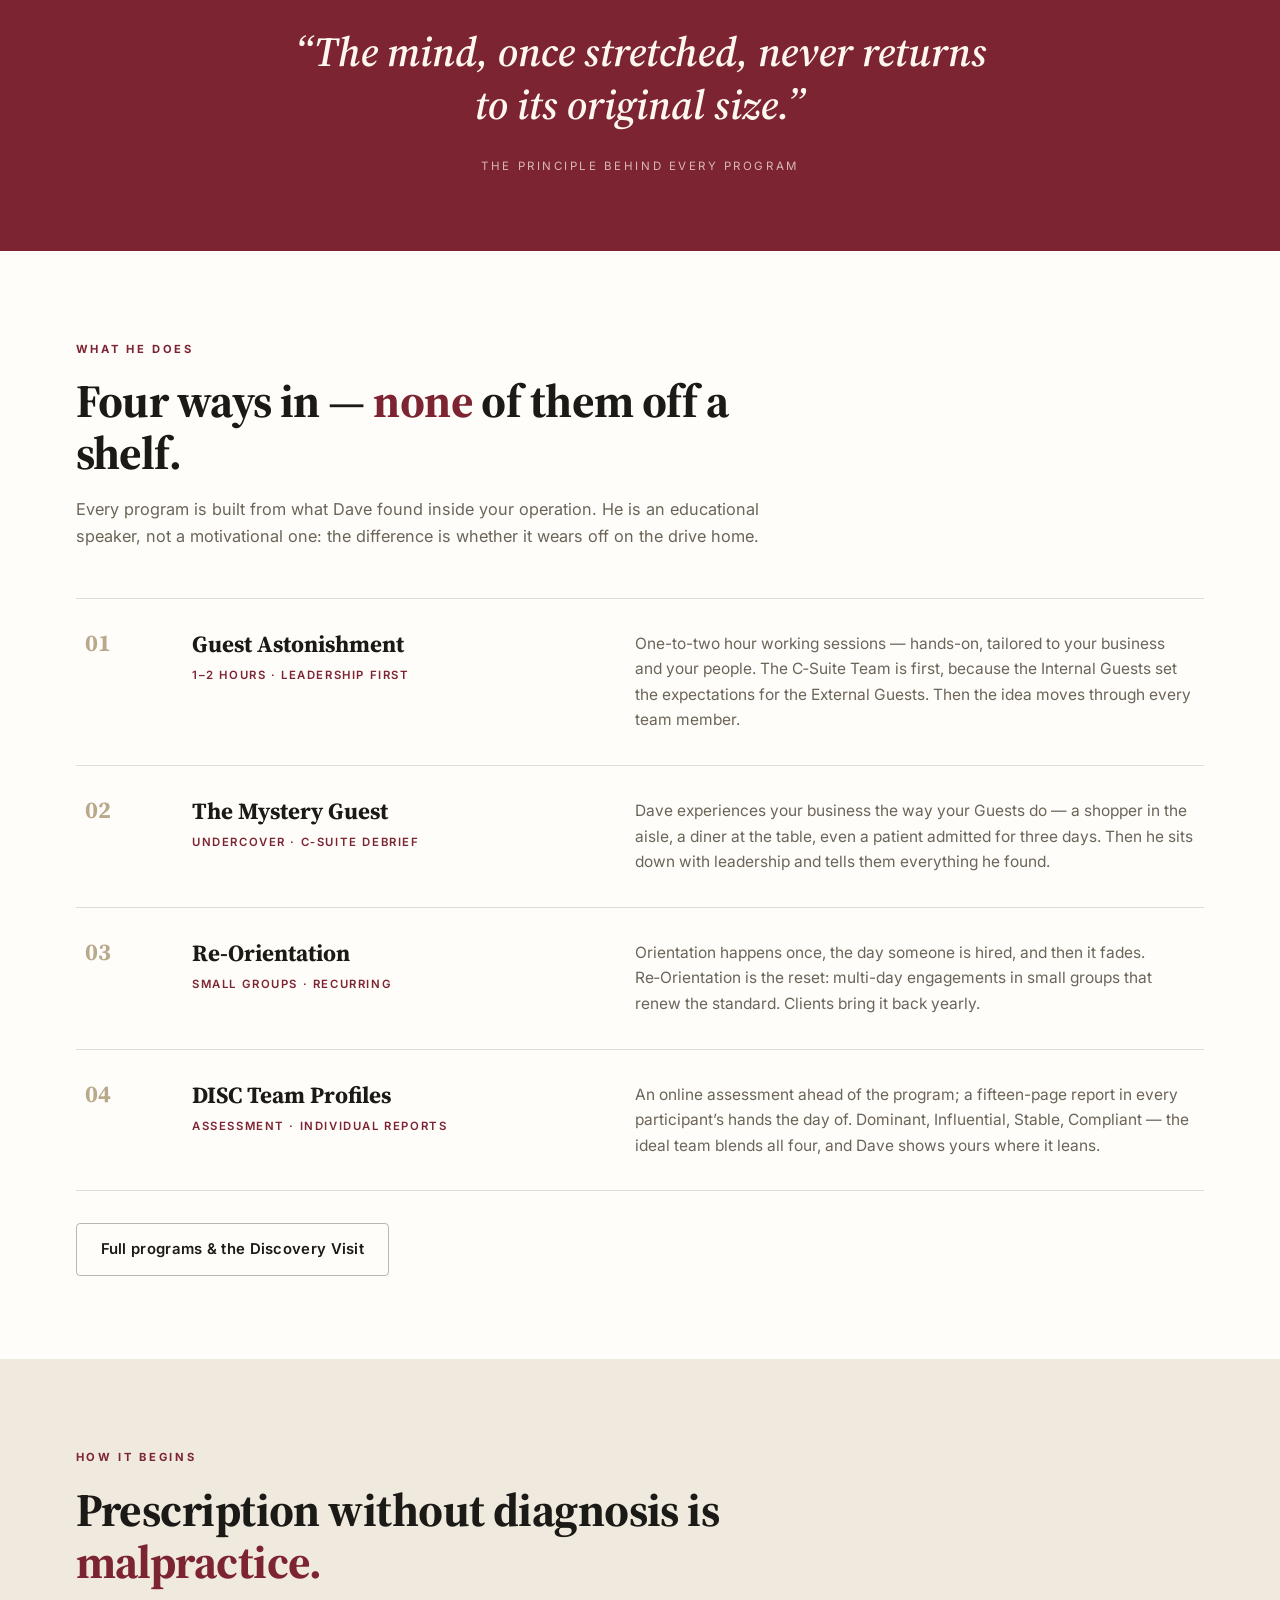
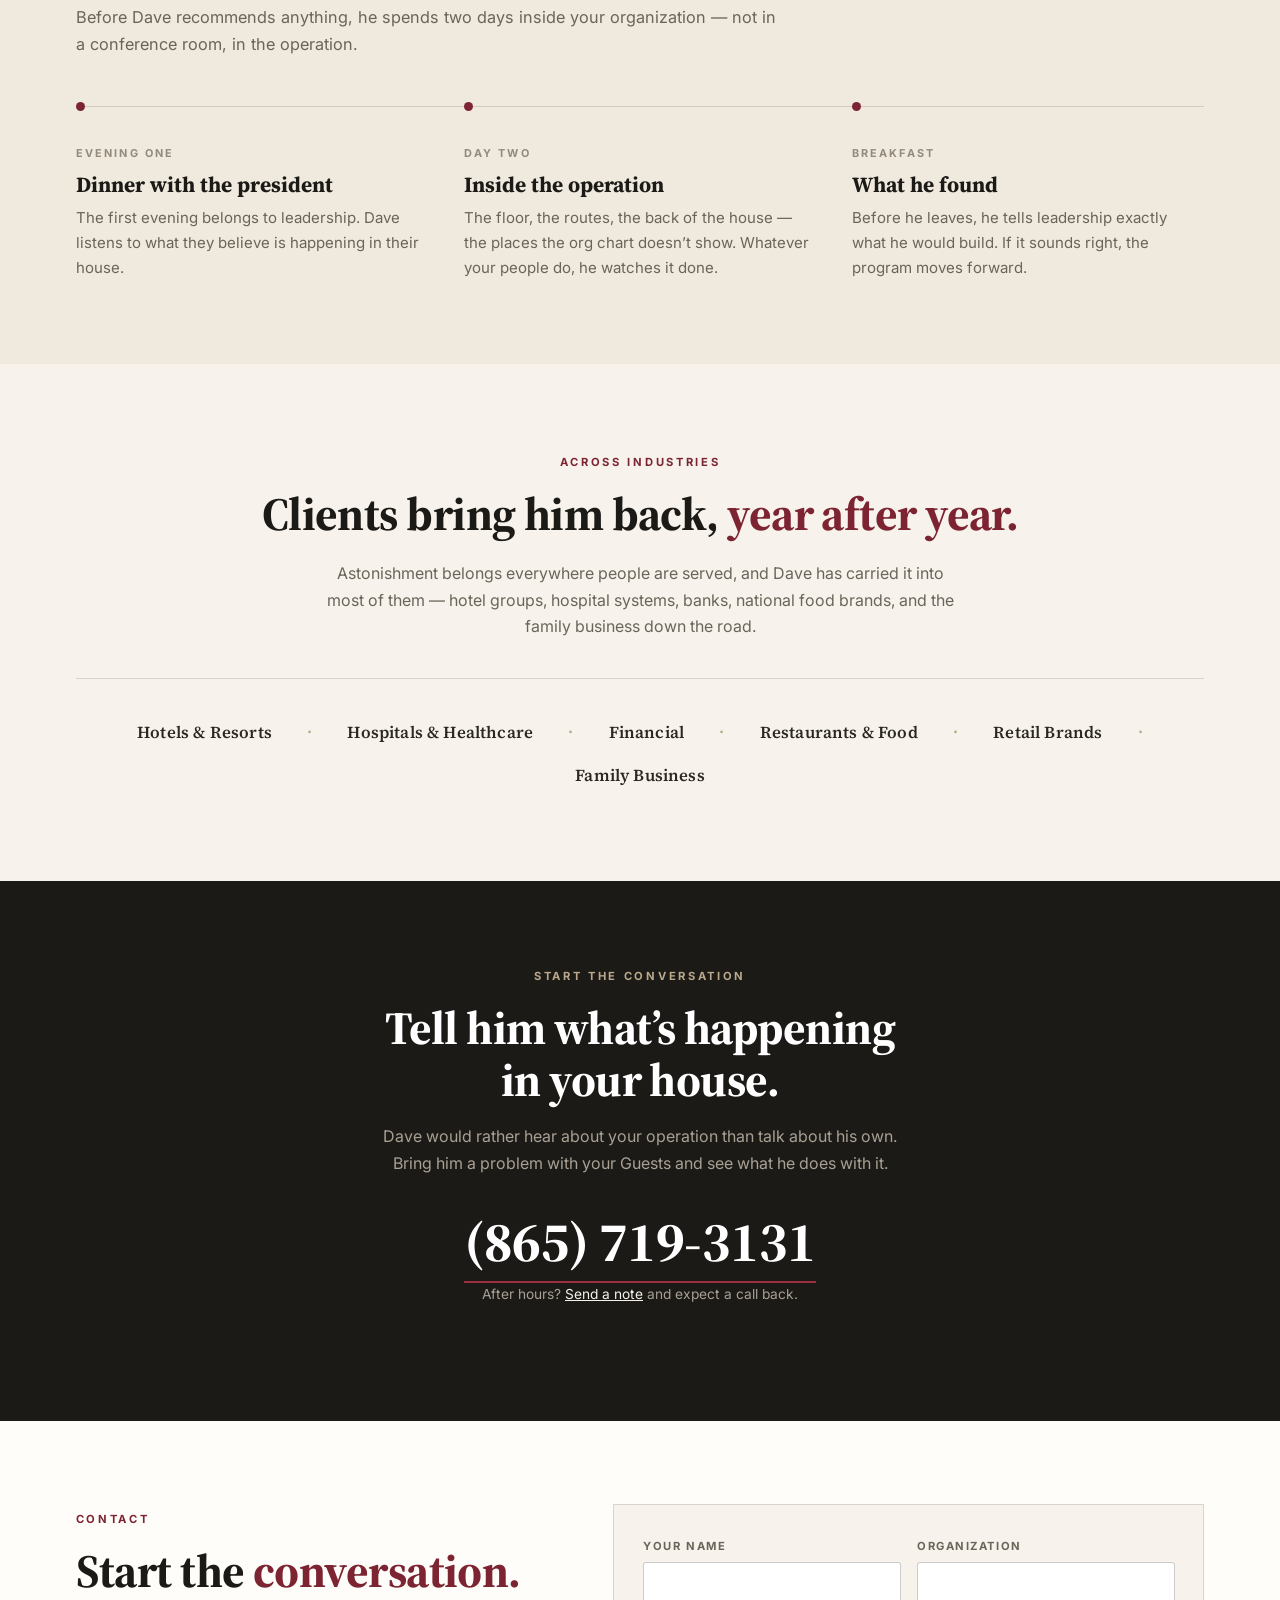
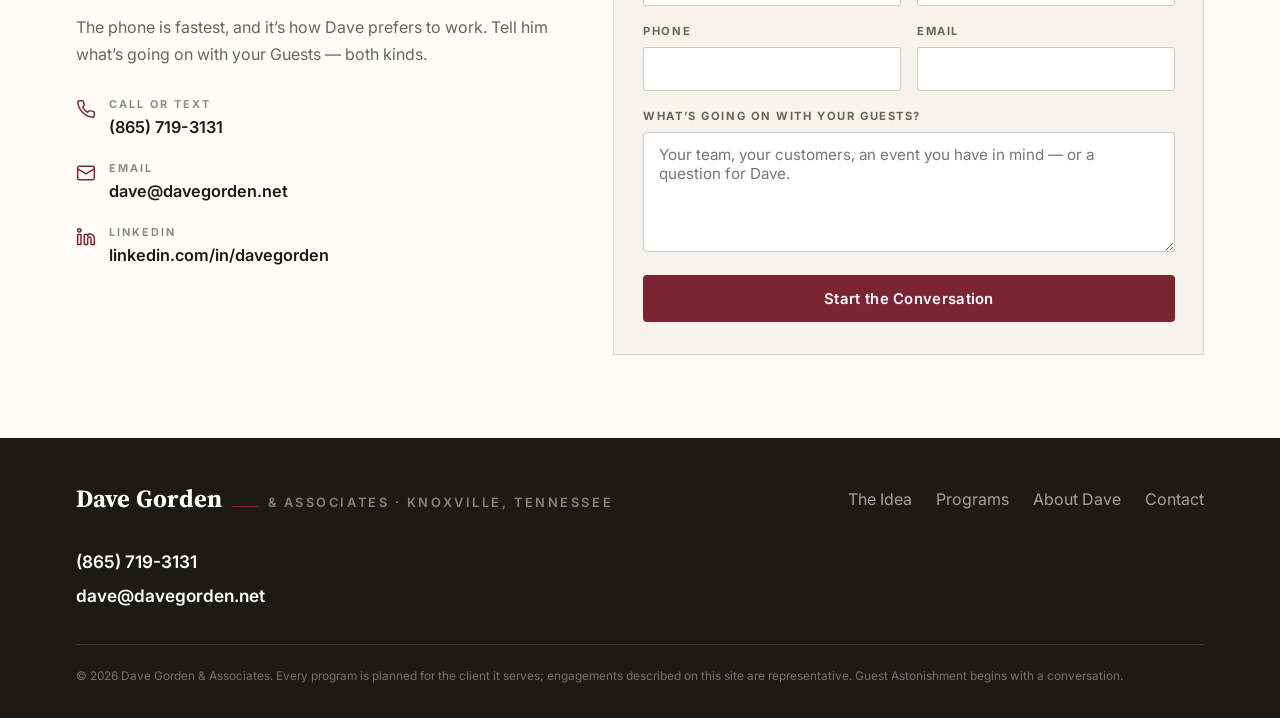
<file: b.html>
<!DOCTYPE html>
<html lang="en">
<head>
<meta charset="UTF-8">
<meta name="viewport" content="width=device-width, initial-scale=1.0">
<title>Dave Gorden — Guest Astonishment Speaker (Concept B)</title>
<meta name="description" content="Dave Gorden is a professional speaker on Guest Astonishment. Everyone your organization touches is a Guest — your team and your customer. He works with the C-Suite first. Talk with Dave &mdash; (865) 719-3131.">
<link rel="icon" href="data:image/svg+xml,%3Csvg xmlns='http://www.w3.org/2000/svg' viewBox='0 0 64 64'%3E%3Crect width='64' height='64' rx='8' fill='%237d2432'/%3E%3Ctext x='32' y='42' font-family='Georgia' font-size='26' font-weight='bold' fill='%23fffdf9' text-anchor='middle'%3EDG%3C/text%3E%3C/svg%3E">
<link rel="preconnect" href="https://fonts.googleapis.com">
<link rel="preconnect" href="https://fonts.gstatic.com" crossorigin>
<link href="https://fonts.googleapis.com/css2?family=Source+Serif+4:ital,opsz,wght@0,8..60,600;0,8..60,700;1,8..60,600&family=Inter:wght@400;500;600;700&display=swap" rel="stylesheet">
<link rel="stylesheet" href="assets/styles-b.css">
</head>
<body>

<div class="demo-bar"><b>DEMO PREVIEW &middot; CONCEPT B</b> &mdash; a design concept by <a href="https://60minutesites.com" rel="noopener">60minutesites.com</a> for Dave Gorden &amp; Associates &middot; photography &amp; some details are placeholders</div>

<!-- ============ NAV ============ -->
<nav class="nav">
  <div class="wrap nav-inner">
    <a class="brand" href="b.html" aria-label="Dave Gorden home">
      <span class="brand-name">Dave Gorden</span>
      <i class="brand-rule"></i>
      <span class="brand-tag">Guest Astonishment</span>
    </a>
    <button class="nav-toggle" aria-label="Menu" onclick="document.querySelector('.nav-links').classList.toggle('open')">
      <span></span><span></span><span></span>
    </button>
    <ul class="nav-links">
      <li><a href="#idea">The Idea</a></li>
      <li><a href="#programs">Programs</a></li>
      <li><a href="about.html">About Dave</a></li>
      <li><a href="#contact">Contact</a></li>
      <li><a class="btn btn-ox" href="tel:+18657193131">
        <svg viewBox="0 0 24 24" fill="none" stroke="currentColor" stroke-width="1.8" stroke-linecap="round" stroke-linejoin="round" aria-hidden="true"><path d="M22 16.9v3a2 2 0 0 1-2.2 2 19.8 19.8 0 0 1-8.6-3.1 19.5 19.5 0 0 1-6-6A19.8 19.8 0 0 1 2.1 4.2 2 2 0 0 1 4.1 2h3a2 2 0 0 1 2 1.7c.1.96.3 1.9.6 2.8a2 2 0 0 1-.5 2.1L8 9.9a16 16 0 0 0 6 6l1.3-1.2a2 2 0 0 1 2.1-.5c.9.3 1.84.5 2.8.6a2 2 0 0 1 1.8 2.1z"/></svg>
        (865) 719-3131</a></li>
    </ul>
  </div>
</nav>

<!-- ============ HERO ============ -->
<header class="hero-b" id="top">
  <div class="wrap">
    <div class="hero-b-grid">
      <div>
        <span class="eyebrow">Professional Speaker &middot; Knoxville, Tennessee</span>
        <h1>Satisfied Guests forget.<br><span class="ox">Astonished</span> Guests come back.</h1>
        <p class="creds">Guest Astonishment for the C&#8209;Suite Team &middot; Educational, not motivational</p>
        <p class="deck">Everyone your organization touches is a <b>Guest</b>. Your team is the <b>Internal Guest</b>. Your customer is the <b>External Guest</b>. How your leadership treats the Internal Guests decides how they treat the External Guests &mdash; which is why Dave starts in the boardroom, not at the front counter.</p>
        <div class="hero-ctas">
          <a class="btn btn-ox" href="tel:+18657193131">
            <svg viewBox="0 0 24 24" fill="none" stroke="currentColor" stroke-width="1.8" stroke-linecap="round" stroke-linejoin="round" aria-hidden="true"><path d="M22 16.9v3a2 2 0 0 1-2.2 2 19.8 19.8 0 0 1-8.6-3.1 19.5 19.5 0 0 1-6-6A19.8 19.8 0 0 1 2.1 4.2 2 2 0 0 1 4.1 2h3a2 2 0 0 1 2 1.7c.1.96.3 1.9.6 2.8a2 2 0 0 1-.5 2.1L8 9.9a16 16 0 0 0 6 6l1.3-1.2a2 2 0 0 1 2.1-.5c.9.3 1.84.5 2.8.6a2 2 0 0 1 1.8 2.1z"/></svg>
            Talk with Dave &mdash; (865) 719-3131</a>
          <a class="btn btn-outline" href="#programs">See What He Does</a>
        </div>
        <p class="hero-industries">Hotels &amp; Resorts &middot; Healthcare &middot; Financial &middot; Restaurants &middot; Retail</p>
      </div>
      <figure class="hero-photo">
        <img src="assets/dave-gorden-portrait.jpg" alt="Dave Gorden speaking to an audience, microphone in hand" width="1003" height="1254">
        <figcaption>
          <i></i>
          <span><b>Dave Gorden, CSP</b>Speaker Hall of Fame<br>Legend of the Speaking Profession</span>
        </figcaption>
      </figure>
    </div>
  </div>

  <!-- fact band -->
  <div class="facts">
    <div class="wrap">
      <div class="fact"><b>Five continents</b><span>Stages worked, from the Smokies outward</span></div>
      <div class="fact"><b>1&ndash;2 hours</b><span>Hands-on working sessions, tailored to your business</span></div>
      <div class="fact"><b>C&#8209;Suite first</b><span>Every engagement starts with leadership</span></div>
      <div class="fact"><b>Planned, not canned</b><span>Built after he has seen your operation</span></div>
    </div>
  </div>
</header>

<!-- ============ THE IDEA ============ -->
<section class="sec" id="idea">
  <div class="wrap">
    <div class="sec-head">
      <span class="eyebrow">The Idea</span>
      <h2>Everyone is a Guest. <span class="ox">Everyone.</span></h2>
      <p>Most customer-service programs start at the front counter. Guest Astonishment starts in the boardroom &mdash; because a team that isn&rsquo;t treated properly will never treat your customers properly. It isn&rsquo;t a script or a smile campaign. It&rsquo;s a way of running the whole house.</p>
    </div>
    <div class="guest-split">
      <div class="guest-col">
        <p class="guest-label">Inside the house</p>
        <h3>The Internal Guest</h3>
        <p>Your team members. The way leadership treats them &mdash; orients them, listens to them, re&#8209;orients them &mdash; sets the ceiling for everything your customers will ever experience.</p>
      </div>
      <div class="guest-col">
        <p class="guest-label">Through the front door</p>
        <h3>The External Guest</h3>
        <p>Your customers. Satisfaction keeps them quiet. Astonishment keeps them coming back &mdash; and telling everyone they know on the way.</p>
      </div>
    </div>
  </div>
</section>

<!-- ============ PULL QUOTE ============ -->
<div class="pull">
  <blockquote>&ldquo;The mind, once stretched, never returns to its original size.&rdquo;</blockquote>
  <cite>The principle behind every program</cite>
</div>

<!-- ============ PROGRAMS ============ -->
<section class="sec paper" id="programs">
  <div class="wrap">
    <div class="sec-head">
      <span class="eyebrow">What He Does</span>
      <h2>Four ways in &mdash; <span class="ox">none</span> of them off a shelf.</h2>
      <p>Every program is built from what Dave found inside your operation. He is an educational speaker, not a motivational one: the difference is whether it wears off on the drive home.</p>
    </div>
    <div class="rows-num">
      <div class="row-num">
        <div class="num">01</div>
        <div>
          <h3>Guest Astonishment</h3>
          <span class="meta">1&ndash;2 hours &middot; leadership first</span>
        </div>
        <p>One-to-two hour working sessions &mdash; hands-on, tailored to your business and your people. The C&#8209;Suite Team is first, because the Internal Guests set the expectations for the External Guests. Then the idea moves through every team member.</p>
      </div>
      <div class="row-num">
        <div class="num">02</div>
        <div>
          <h3>The Mystery Guest</h3>
          <span class="meta">Undercover &middot; C&#8209;Suite debrief</span>
        </div>
        <p>Dave experiences your business the way your Guests do &mdash; a shopper in the aisle, a diner at the table, even a patient admitted for three days. Then he sits down with leadership and tells them everything he found.</p>
      </div>
      <div class="row-num">
        <div class="num">03</div>
        <div>
          <h3>Re-Orientation</h3>
          <span class="meta">Small groups &middot; recurring</span>
        </div>
        <p>Orientation happens once, the day someone is hired, and then it fades. Re&#8209;Orientation is the reset: multi-day engagements in small groups that renew the standard. Clients bring it back yearly.</p>
      </div>
      <div class="row-num">
        <div class="num">04</div>
        <div>
          <h3>DISC Team Profiles</h3>
          <span class="meta">Assessment &middot; individual reports</span>
        </div>
        <p>An online assessment ahead of the program; a fifteen-page report in every participant&rsquo;s hands the day of. Dominant, Influential, Stable, Compliant &mdash; the ideal team blends all four, and Dave shows yours where it leans.</p>
      </div>
    </div>
    <p style="margin-top:2rem;"><a class="btn btn-outline" href="programs.html">Full programs &amp; the Discovery Visit</a></p>
  </div>
</section>

<!-- ============ DISCOVERY ============ -->
<section class="sec tint" id="discovery">
  <div class="wrap">
    <div class="sec-head">
      <span class="eyebrow">How It Begins</span>
      <h2>Prescription without diagnosis is <span class="ox">malpractice.</span></h2>
      <p>Before Dave recommends anything, he spends two days inside your organization &mdash; not in a conference room, in the operation.</p>
    </div>
    <div class="timeline">
      <div class="tl-step">
        <p class="step-label">Evening One</p>
        <h3>Dinner with the president</h3>
        <p>The first evening belongs to leadership. Dave listens to what they believe is happening in their house.</p>
      </div>
      <div class="tl-step">
        <p class="step-label">Day Two</p>
        <h3>Inside the operation</h3>
        <p>The floor, the routes, the back of the house &mdash; the places the org chart doesn&rsquo;t show. Whatever your people do, he watches it done.</p>
      </div>
      <div class="tl-step">
        <p class="step-label">Breakfast</p>
        <h3>What he found</h3>
        <p>Before he leaves, he tells leadership exactly what he would build. If it sounds right, the program moves forward.</p>
      </div>
    </div>
  </div>
</section>

<!-- ============ REFERRAL / INDUSTRIES ============ -->
<section class="sec">
  <div class="wrap referral">
    <span class="eyebrow">Across Industries</span>
    <h2>Clients bring him back, <span class="ox">year after year.</span></h2>
    <p>Astonishment belongs everywhere people are served, and Dave has carried it into most of them &mdash; hotel groups, hospital systems, banks, national food brands, and the family business down the road.</p>
    <div class="industry-strip">
      <span>Hotels &amp; Resorts</span>
      <span>Hospitals &amp; Healthcare</span>
      <span>Financial</span>
      <span>Restaurants &amp; Food</span>
      <span>Retail Brands</span>
      <span>Family Business</span>
    </div>
  </div>
</section>

<!-- ============ CLOSING CTA ============ -->
<section class="close-cta">
  <div class="wrap">
    <span class="eyebrow on-dark">Start the Conversation</span>
    <h2>Tell him what&rsquo;s happening in your house.</h2>
    <p>Dave would rather hear about your operation than talk about his own. Bring him a problem with your Guests and see what he does with it.</p>
    <a class="phone-xl" href="tel:+18657193131">(865)&nbsp;719-3131</a>
    <p class="close-note">After hours? <a href="#contact">Send a note</a> and expect a call back.</p>
  </div>
</section>

<!-- ============ CONTACT ============ -->
<section class="sec paper" id="contact">
  <div class="wrap">
    <div class="contact-grid">
      <div>
        <span class="eyebrow">Contact</span>
        <h2>Start the <span class="ox">conversation.</span></h2>
        <p style="color:var(--muted);">The phone is fastest, and it&rsquo;s how Dave prefers to work. Tell him what&rsquo;s going on with your Guests &mdash; both kinds.</p>
        <ul class="contact-lines">
          <li>
            <svg class="icon" viewBox="0 0 24 24" fill="none" stroke="currentColor" stroke-width="1.8" stroke-linecap="round" stroke-linejoin="round" aria-hidden="true"><path d="M22 16.9v3a2 2 0 0 1-2.2 2 19.8 19.8 0 0 1-8.6-3.1 19.5 19.5 0 0 1-6-6A19.8 19.8 0 0 1 2.1 4.2 2 2 0 0 1 4.1 2h3a2 2 0 0 1 2 1.7c.1.96.3 1.9.6 2.8a2 2 0 0 1-.5 2.1L8 9.9a16 16 0 0 0 6 6l1.3-1.2a2 2 0 0 1 2.1-.5c.9.3 1.84.5 2.8.6a2 2 0 0 1 1.8 2.1z"/></svg>
            <span><b>Call or text</b><a href="tel:+18657193131">(865) 719-3131</a></span>
          </li>
          <li>
            <svg class="icon" viewBox="0 0 24 24" fill="none" stroke="currentColor" stroke-width="1.8" stroke-linecap="round" stroke-linejoin="round" aria-hidden="true"><rect x="2" y="4" width="20" height="16" rx="2"/><path d="m22 7-10 6L2 7"/></svg>
            <span><b>Email</b><a href="mailto:dave@davegorden.net">dave@davegorden.net</a></span>
          </li>
          <li>
            <svg class="icon" viewBox="0 0 24 24" fill="none" stroke="currentColor" stroke-width="1.8" stroke-linecap="round" stroke-linejoin="round" aria-hidden="true"><path d="M16 8a6 6 0 0 1 6 6v7h-4v-7a2 2 0 0 0-4 0v7h-4V9h4v1.5A6 6 0 0 1 16 8z"/><rect x="2" y="9" width="4" height="12"/><circle cx="4" cy="4" r="2"/></svg>
            <span><b>LinkedIn</b><a href="https://www.linkedin.com/in/davegorden" rel="noopener" target="_blank">linkedin.com/in/davegorden</a></span>
          </li>
        </ul>
      </div>
      <form class="contact-form" name="speak-with-dave-b" method="POST" data-netlify="true" data-demo="true">
        <div class="field-row">
          <div class="field">
            <label for="bf-name">Your name</label>
            <input id="bf-name" name="name" type="text" required autocomplete="name">
          </div>
          <div class="field">
            <label for="bf-org">Organization</label>
            <input id="bf-org" name="organization" type="text">
          </div>
        </div>
        <div class="field-row">
          <div class="field">
            <label for="bf-phone">Phone</label>
            <input id="bf-phone" name="phone" type="tel" required autocomplete="tel">
          </div>
          <div class="field">
            <label for="bf-email">Email</label>
            <input id="bf-email" name="email" type="email" autocomplete="email">
          </div>
        </div>
        <div class="field">
          <label for="bf-msg">What&rsquo;s going on with your Guests?</label>
          <textarea id="bf-msg" name="message" rows="5" placeholder="Your team, your customers, an event you have in mind &mdash; or a question for Dave."></textarea>
        </div>
        <button class="btn btn-ox" type="submit" style="width:100%;">Start the Conversation</button>
        <div class="form-success">Thank you &mdash; your note is on its way. Expect a phone call back. It&rsquo;s kind of his thing.</div>
      </form>
    </div>
  </div>
</section>

<!-- ============ FOOTER ============ -->
<footer>
  <div class="wrap">
    <div class="foot-grid">
      <a class="brand" href="b.html" aria-label="Dave Gorden home">
        <span class="brand-name">Dave Gorden</span>
        <i class="brand-rule"></i>
        <span class="brand-tag">&amp; Associates &middot; Knoxville, Tennessee</span>
      </a>
      <ul class="foot-links">
        <li><a href="#idea">The Idea</a></li>
        <li><a href="#programs">Programs</a></li>
        <li><a href="about.html">About Dave</a></li>
        <li><a href="#contact">Contact</a></li>
      </ul>
      <div class="foot-contact">
        <a href="tel:+18657193131">(865) 719-3131</a><br>
        <a href="mailto:dave@davegorden.net">dave@davegorden.net</a>
      </div>
    </div>
    <p class="disclaimer">&copy; <span id="yr">2026</span> Dave Gorden &amp; Associates. Every program is planned for the client it serves; engagements described on this site are representative. Guest Astonishment begins with a conversation.</p>
  </div>
</footer>

<!-- mobile sticky call bar -->
<div class="call-bar">
  <a href="tel:+18657193131">
    <svg viewBox="0 0 24 24" fill="none" stroke="currentColor" stroke-width="1.9" stroke-linecap="round" stroke-linejoin="round" aria-hidden="true"><path d="M22 16.9v3a2 2 0 0 1-2.2 2 19.8 19.8 0 0 1-8.6-3.1 19.5 19.5 0 0 1-6-6A19.8 19.8 0 0 1 2.1 4.2 2 2 0 0 1 4.1 2h3a2 2 0 0 1 2 1.7c.1.96.3 1.9.6 2.8a2 2 0 0 1-.5 2.1L8 9.9a16 16 0 0 0 6 6l1.3-1.2a2 2 0 0 1 2.1-.5c.9.3 1.84.5 2.8.6a2 2 0 0 1 1.8 2.1z"/></svg>
    Talk with Dave &mdash; (865) 719-3131</a>
</div>

<!-- concept toggle (demo only — remove at launch) -->
<div class="ab-toggle">
  <span>Concept</span>
  <a href="index.html">A</a>
  <a class="on" href="b.html">B</a>
</div>

<script>
document.getElementById('yr').textContent = new Date().getFullYear();
document.querySelectorAll('form[data-demo]').forEach(function (f) {
  f.addEventListener('submit', function (e) {
    e.preventDefault();
    f.querySelectorAll('input, select, textarea, button').forEach(function (el) { el.disabled = true; });
    f.querySelector('.form-success').style.display = 'block';
  });
});
document.querySelectorAll('.nav-links a').forEach(function (a) {
  a.addEventListener('click', function () { document.querySelector('.nav-links').classList.remove('open'); });
});
</script>
</body>
</html>
</file>
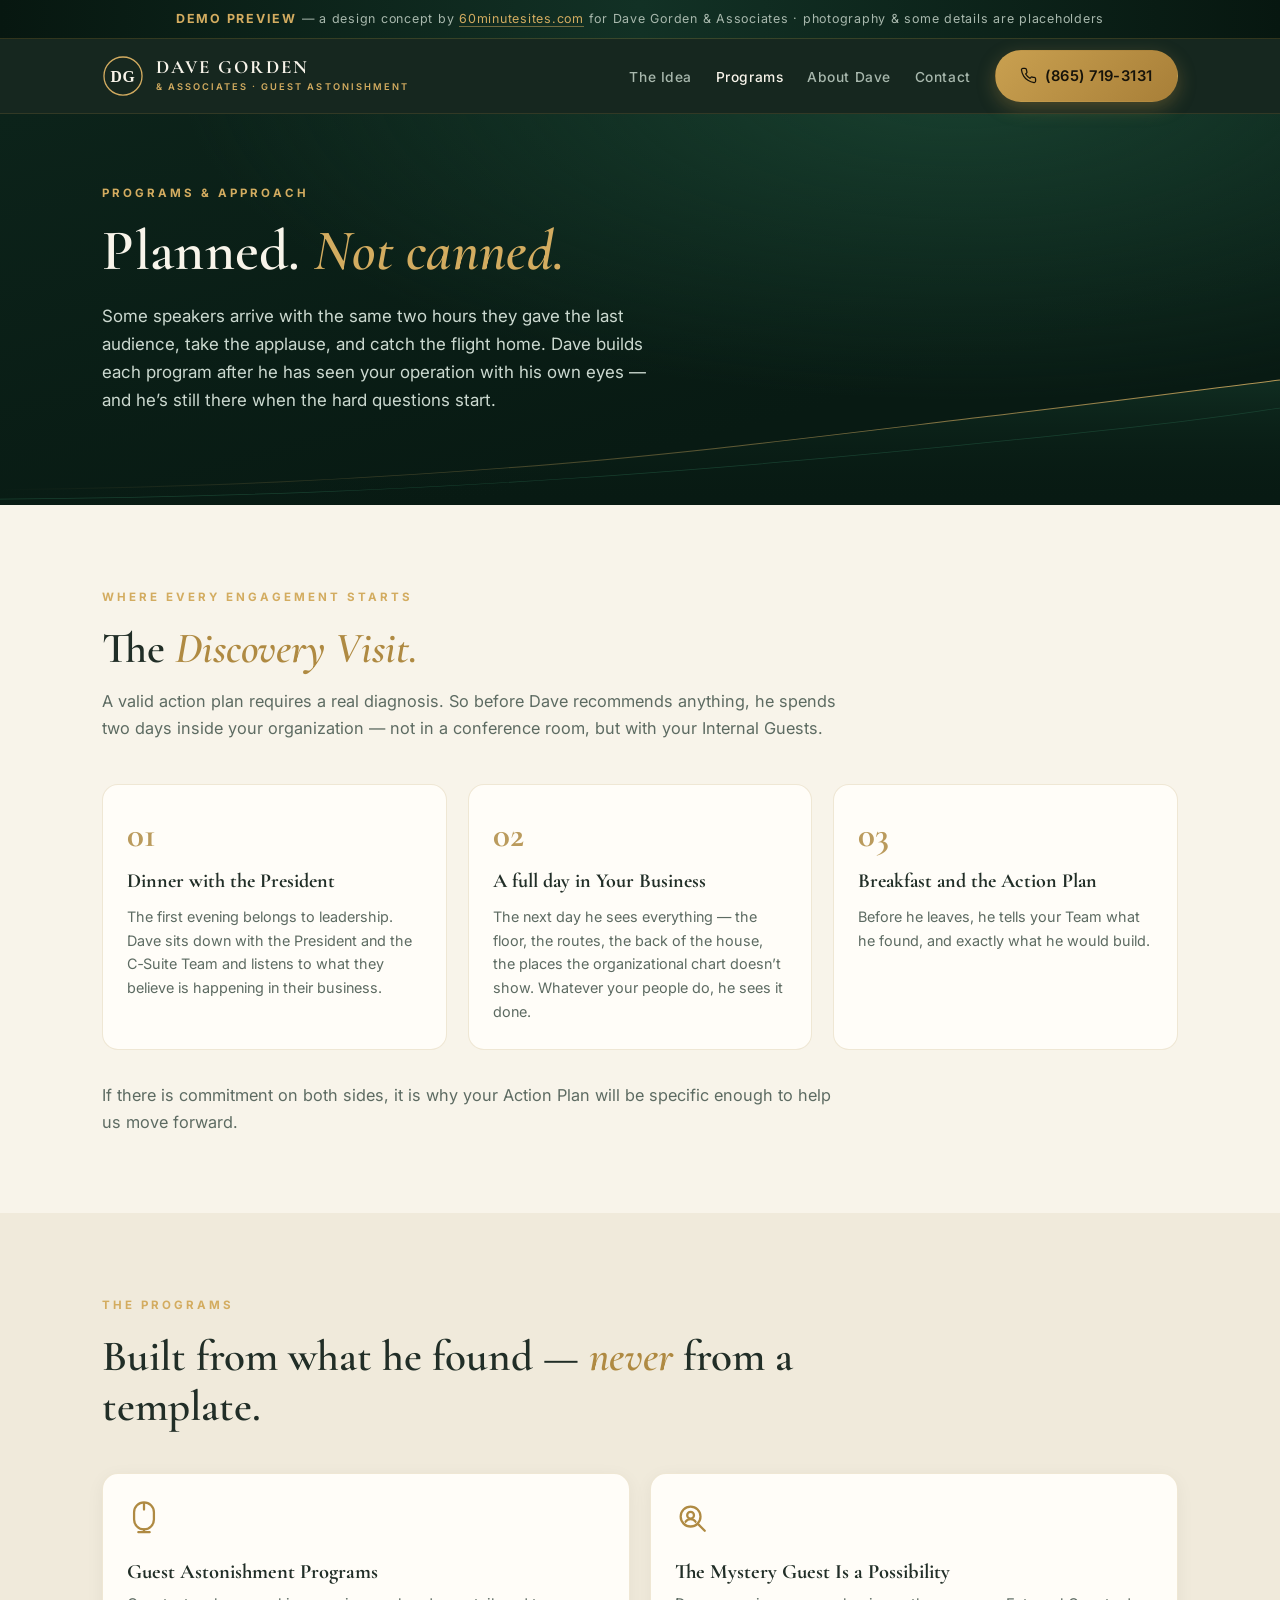
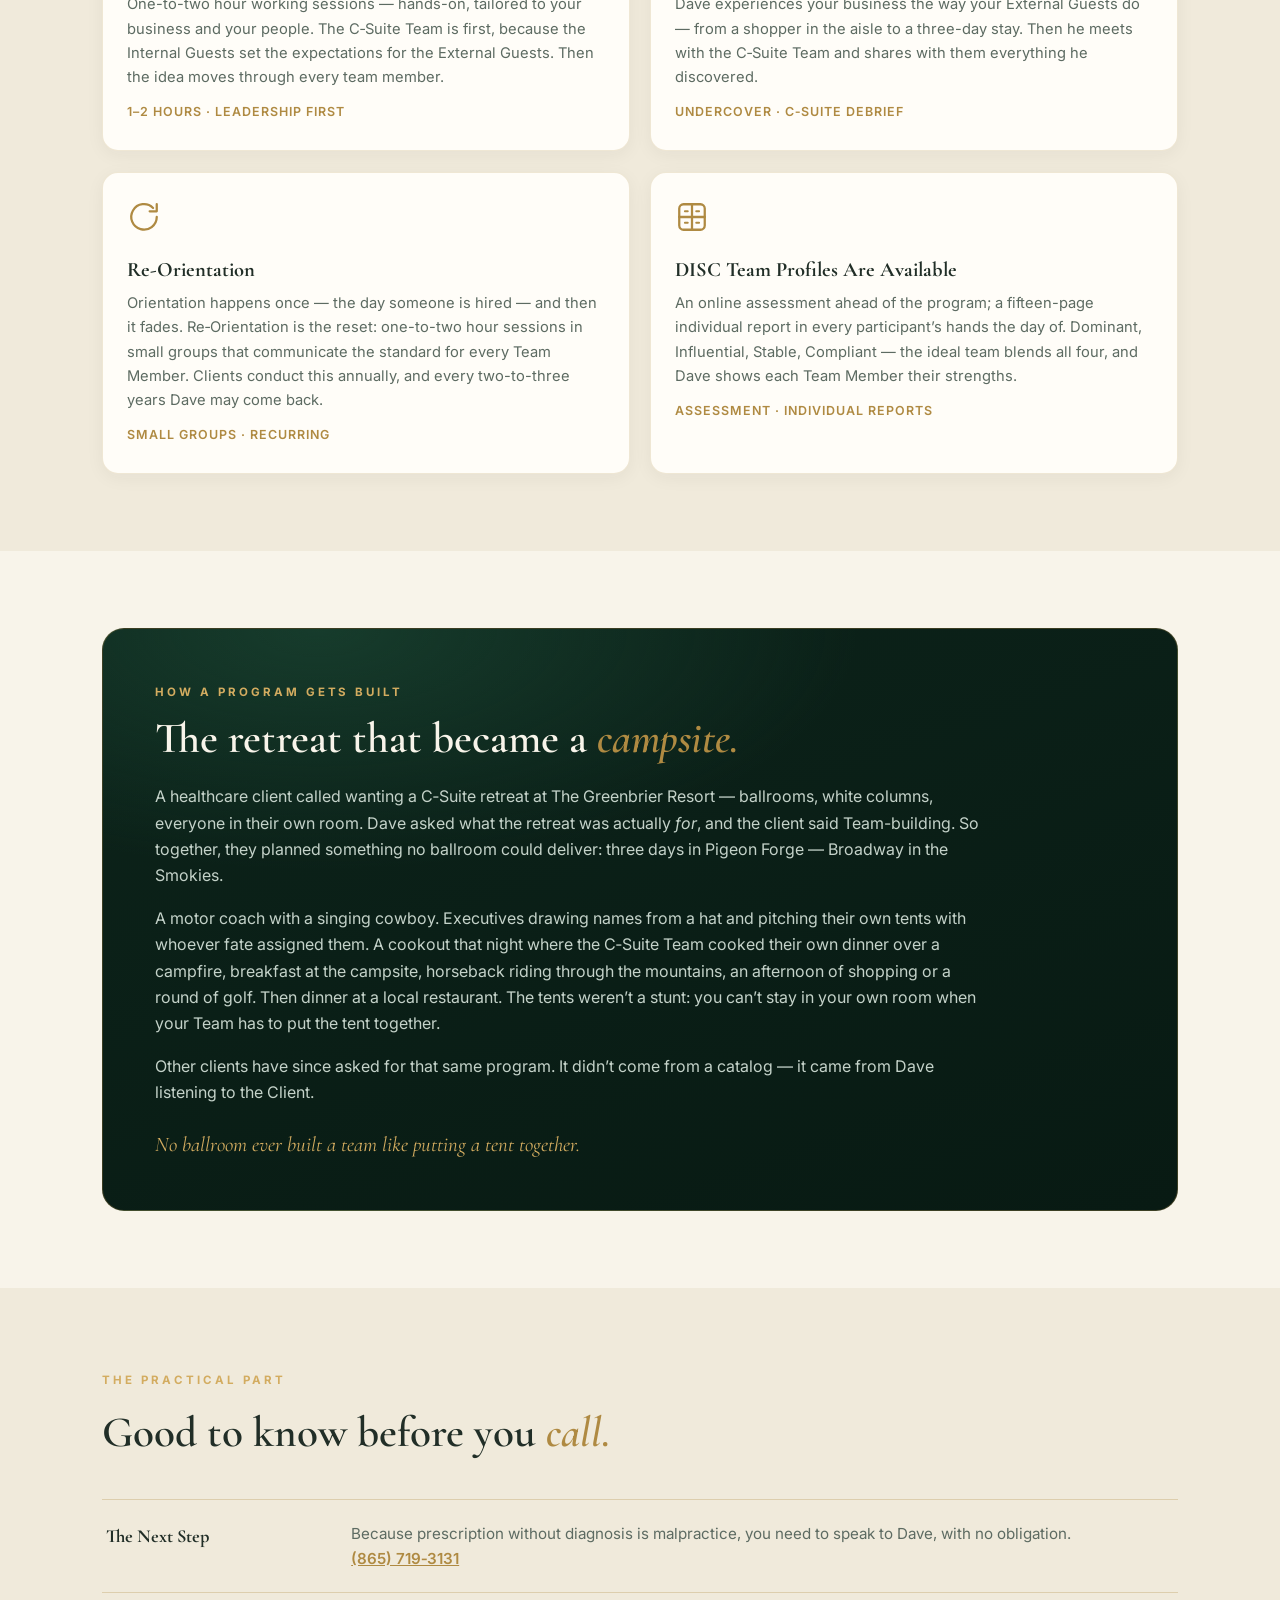
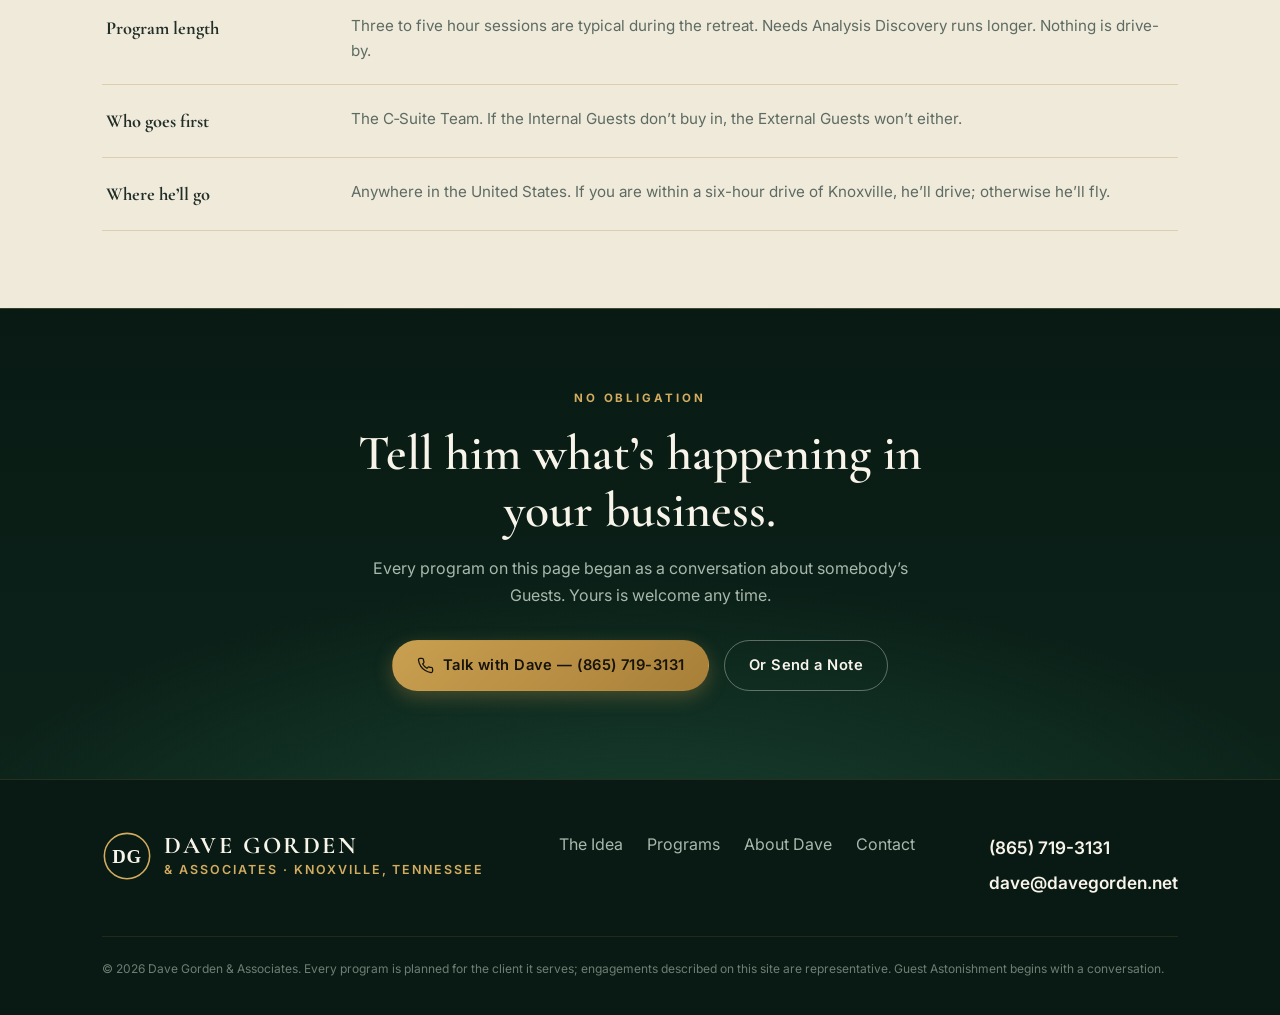
<file: programs.html>
<!DOCTYPE html>
<html lang="en">
<head>
<meta charset="UTF-8">
<meta name="viewport" content="width=device-width, initial-scale=1.0">
<title>Programs &amp; The Discovery Visit — Dave Gorden &amp; Associates</title>
<meta name="description" content="Guest Astonishment programs, the Mystery Guest, Re-Orientation, and DISC team profiles — every one of them built after Dave Gorden's two-day Discovery Visit inside your operation. Planned, not canned.">
<link rel="icon" href="data:image/svg+xml,%3Csvg xmlns='http://www.w3.org/2000/svg' viewBox='0 0 64 64'%3E%3Crect width='64' height='64' rx='14' fill='%230c231a'/%3E%3Ccircle cx='32' cy='32' r='24' fill='none' stroke='%23d3ac60' stroke-width='2'/%3E%3Ctext x='32' y='40' font-family='Georgia' font-size='20' font-weight='bold' fill='%23f8f4ea' text-anchor='middle'%3EDG%3C/text%3E%3C/svg%3E">
<link rel="preconnect" href="https://fonts.googleapis.com">
<link rel="preconnect" href="https://fonts.gstatic.com" crossorigin>
<link href="https://fonts.googleapis.com/css2?family=Cormorant+Garamond:ital,wght@0,500;0,600;0,700;1,500;1,600&family=Inter:wght@400;500;600;700&display=swap" rel="stylesheet">
<link rel="stylesheet" href="assets/styles.css">
</head>
<body>

<div class="demo-bar"><b>DEMO PREVIEW</b> &mdash; a design concept by <a href="https://60minutesites.com" rel="noopener">60minutesites.com</a> for Dave Gorden &amp; Associates &middot; photography &amp; some details are placeholders</div>

<!-- ============ NAV ============ -->
<nav class="nav">
  <div class="wrap nav-inner">
    <a class="brand" href="index.html" aria-label="Dave Gorden &amp; Associates home">
      <svg class="brand-mark" viewBox="0 0 64 64" aria-hidden="true">
        <circle cx="32" cy="32" r="29" fill="none" stroke="#d3ac60" stroke-width="2"/>
        <text x="32" y="41" font-family="Georgia, serif" font-size="24" font-weight="bold" fill="#f8f4ea" text-anchor="middle" letter-spacing="1">DG</text>
      </svg>
      <span>
        <span class="brand-name">DAVE GORDEN</span>
        <span class="brand-tag">&amp; ASSOCIATES &middot; GUEST ASTONISHMENT</span>
      </span>
    </a>
    <button class="nav-toggle" aria-label="Menu" onclick="document.querySelector('.nav-links').classList.toggle('open')">
      <span></span><span></span><span></span>
    </button>
    <ul class="nav-links">
      <li><a href="index.html#approach">The Idea</a></li>
      <li><a class="active" href="programs.html">Programs</a></li>
      <li><a href="about.html">About Dave</a></li>
      <li><a href="index.html#contact">Contact</a></li>
      <li><a class="btn btn-brass" href="tel:+18657193131">
        <svg viewBox="0 0 24 24" fill="none" stroke="currentColor" stroke-width="1.8" stroke-linecap="round" stroke-linejoin="round" aria-hidden="true"><path d="M22 16.9v3a2 2 0 0 1-2.2 2 19.8 19.8 0 0 1-8.6-3.1 19.5 19.5 0 0 1-6-6A19.8 19.8 0 0 1 2.1 4.2 2 2 0 0 1 4.1 2h3a2 2 0 0 1 2 1.7c.1.96.3 1.9.6 2.8a2 2 0 0 1-.5 2.1L8 9.9a16 16 0 0 0 6 6l1.3-1.2a2 2 0 0 1 2.1-.5c.9.3 1.84.5 2.8.6a2 2 0 0 1 1.8 2.1z"/></svg>
        (865) 719-3131</a></li>
    </ul>
  </div>
</nav>

<!-- ============ INTERIOR HERO ============ -->
<header class="hero hero-interior">
  <div class="wrap hero-pad">
    <span class="kicker">Programs &amp; Approach</span>
    <h1>Planned. <em>Not canned.</em></h1>
    <p class="lede">Some speakers arrive with the same two hours they gave the last audience, take the applause, and catch the flight home. Dave builds each program after he has seen your operation with his own eyes &mdash; and he&rsquo;s still there when the hard questions start.</p>
  </div>
  <svg class="hero-trend" viewBox="0 0 1440 300" preserveAspectRatio="none" aria-hidden="true">
    <defs>
      <linearGradient id="trendfill" x1="0" y1="0" x2="0" y2="1">
        <stop offset="0" stop-color="#1a4432" stop-opacity="0.45"/>
        <stop offset="1" stop-color="#081a13" stop-opacity="0"/>
      </linearGradient>
      <linearGradient id="trendline" x1="0" y1="0" x2="1" y2="0">
        <stop offset="0" stop-color="#d3ac60" stop-opacity="0"/>
        <stop offset="0.55" stop-color="#d3ac60" stop-opacity="0.4"/>
        <stop offset="1" stop-color="#d3ac60" stop-opacity="0.85"/>
      </linearGradient>
    </defs>
    <path d="M0 268 C 240 262, 400 246, 580 220 S 920 155, 1110 112 S 1360 52, 1440 34 L1440 300 L0 300 Z" fill="url(#trendfill)"/>
    <path d="M0 268 C 240 262, 400 246, 580 220 S 920 155, 1110 112 S 1360 52, 1440 34" fill="none" stroke="url(#trendline)" stroke-width="2"/>
    <path d="M0 288 C 260 284, 450 268, 640 244 S 1000 190, 1190 152 S 1400 104, 1440 94" fill="none" stroke="#1a4432" stroke-width="1.5" opacity="0.9"/>
  </svg>
</header>

<!-- ============ DISCOVERY VISIT ============ -->
<section class="section" id="discovery">
  <div class="wrap">
    <div class="section-head">
      <span class="kicker">Where Every Engagement Starts</span>
      <h2>The <em>Discovery Visit.</em></h2>
      <p class="lede">A valid action plan requires a real diagnosis. So before Dave recommends anything, he spends two days inside your organization &mdash; not in a conference room, but with your Internal Guests.</p>
    </div>
    <div class="steps">
      <div class="step">
        <h3>Dinner with the President</h3>
        <p>The first evening belongs to leadership. Dave sits down with the President and the C&#8209;Suite Team and listens to what they believe is happening in their business.</p>
      </div>
      <div class="step">
        <h3>A full day in Your Business</h3>
        <p>The next day he sees everything &mdash; the floor, the routes, the back of the house, the places the organizational chart doesn&rsquo;t show. Whatever your people do, he sees it done.</p>
      </div>
      <div class="step">
        <h3>Breakfast and the Action Plan</h3>
        <p>Before he leaves, he tells your Team what he found, and exactly what he would build.</p>
      </div>
    </div>
    <p class="lede" style="margin-top:2rem; max-width:46rem;">If there is commitment on both sides, it is why your Action Plan will be specific enough to help us move forward.</p>
  </div>
</section>

<!-- ============ THE PROGRAMS ============ -->
<section class="section alt" id="the-programs">
  <div class="wrap">
    <div class="section-head">
      <span class="kicker">The Programs</span>
      <h2>Built from what he found &mdash; <em>never</em> from a template.</h2>
    </div>
    <div class="cards two">
      <div class="card">
        <svg class="icon" viewBox="0 0 24 24" fill="none" stroke="currentColor" stroke-width="1.6" stroke-linecap="round" stroke-linejoin="round" aria-hidden="true"><path d="M12 2v4"/><path d="M5 8a7 7 0 0 1 14 0v5a7 7 0 0 1-14 0z"/><path d="M12 20v2M8 22h8"/></svg>
        <h3>Guest Astonishment Programs</h3>
        <p>One-to-two hour working sessions &mdash; hands-on, tailored to your business and your people. The C&#8209;Suite Team is first, because the Internal Guests set the expectations for the External Guests. Then the idea moves through every team member.</p>
        <p class="card-note">1&ndash;2 hours &middot; leadership first</p>
      </div>
      <div class="card">
        <svg class="icon" viewBox="0 0 24 24" fill="none" stroke="currentColor" stroke-width="1.6" stroke-linecap="round" stroke-linejoin="round" aria-hidden="true"><circle cx="11" cy="11" r="7"/><path d="m21 21-4.3-4.3"/><circle cx="11" cy="10" r="2.4"/><path d="M7.5 14.6a4.2 4.2 0 0 1 7 0"/></svg>
        <h3>The Mystery Guest Is a Possibility</h3>
        <p>Dave experiences your business the way your External Guests do &mdash; from a shopper in the aisle to a three-day stay. Then he meets with the C&#8209;Suite Team and shares with them everything he discovered.</p>
        <p class="card-note">Undercover &middot; C&#8209;Suite debrief</p>
      </div>
      <div class="card">
        <svg class="icon" viewBox="0 0 24 24" fill="none" stroke="currentColor" stroke-width="1.6" stroke-linecap="round" stroke-linejoin="round" aria-hidden="true"><path d="M21 12a9 9 0 1 1-2.6-6.4"/><path d="M21 3v5h-5"/></svg>
        <h3>Re-Orientation</h3>
        <p>Orientation happens once &mdash; the day someone is hired &mdash; and then it fades. Re&#8209;Orientation is the reset: one-to-two hour sessions in small groups that communicate the standard for every Team Member. Clients conduct this annually, and every two-to-three years Dave may come back.</p>
        <p class="card-note">Small groups &middot; recurring</p>
      </div>
      <div class="card">
        <svg class="icon" viewBox="0 0 24 24" fill="none" stroke="currentColor" stroke-width="1.6" stroke-linecap="round" stroke-linejoin="round" aria-hidden="true"><rect x="3" y="3" width="18" height="18" rx="3"/><path d="M3 12h18M12 3v18"/><path d="M7 8h2M15 8h2M7 16h2M15 16h2" stroke-width="1.4"/></svg>
        <h3>DISC Team Profiles Are Available</h3>
        <p>An online assessment ahead of the program; a fifteen-page individual report in every participant&rsquo;s hands the day of. Dominant, Influential, Stable, Compliant &mdash; the ideal team blends all four, and Dave shows each Team Member their strengths.</p>
        <p class="card-note">Assessment &middot; individual reports</p>
      </div>
    </div>
  </div>
</section>

<!-- ============ CASE STUDY ============ -->
<section class="section" id="case">
  <div class="wrap">
    <div class="case-panel">
      <span class="kicker">How a Program Gets Built</span>
      <h2>The retreat that became a <em>campsite.</em></h2>
      <p>A healthcare client called wanting a C&#8209;Suite retreat at The Greenbrier Resort &mdash; ballrooms, white columns, everyone in their own room. Dave asked what the retreat was actually <i>for</i>, and the client said Team-building. So together, they planned something no ballroom could deliver: three days in Pigeon Forge &mdash; Broadway in the Smokies.</p>
      <p>A motor coach with a singing cowboy. Executives drawing names from a hat and pitching their own tents with whoever fate assigned them. A cookout that night where the C&#8209;Suite Team cooked their own dinner over a campfire, breakfast at the campsite, horseback riding through the mountains, an afternoon of shopping or a round of golf. Then dinner at a local restaurant. The tents weren&rsquo;t a stunt: you can&rsquo;t stay in your own room when your Team has to put the tent together.</p>
      <p>Other clients have since asked for that same program. It didn&rsquo;t come from a catalog &mdash; it came from Dave listening to the Client.</p>
      <p class="case-close">No ballroom ever built a team like putting a tent together.</p>
    </div>
  </div>
</section>

<!-- ============ LOGISTICS ============ -->
<section class="section alt" id="logistics">
  <div class="wrap">
    <div class="section-head">
      <span class="kicker">The Practical Part</span>
      <h2>Good to know before you <em>call.</em></h2>
    </div>
    <dl class="rows">
      <div class="row">
        <dt>The Next Step</dt>
        <dd>Because prescription without diagnosis is malpractice, you need to speak to Dave, with no obligation. <a href="tel:+18657193131" style="color:var(--brass); font-weight:600;">(865)&nbsp;719&#8209;3131</a></dd>
      </div>
      <div class="row">
        <dt>Program length</dt>
        <dd>Three to five hour sessions are typical during the retreat. Needs Analysis Discovery runs longer. Nothing is drive-by.</dd>
      </div>
      <div class="row">
        <dt>Who goes first</dt>
        <dd>The C&#8209;Suite Team. If the Internal Guests don&rsquo;t buy in, the External Guests won&rsquo;t either.</dd>
      </div>
      <div class="row">
        <dt>Where he&rsquo;ll go</dt>
        <dd>Anywhere in the United States. If you are within a six-hour drive of Knoxville, he&rsquo;ll drive; otherwise he&rsquo;ll fly.</dd>
      </div>
    </dl>
  </div>
</section>

<!-- ============ CTA ============ -->
<section class="cta-band">
  <span class="kicker">No Obligation</span>
  <h2>Tell him what&rsquo;s happening in your business.</h2>
  <p>Every program on this page began as a conversation about somebody&rsquo;s Guests. Yours is welcome any time.</p>
  <div class="hero-ctas">
    <a class="btn btn-brass" href="tel:+18657193131">
      <svg viewBox="0 0 24 24" fill="none" stroke="currentColor" stroke-width="1.8" stroke-linecap="round" stroke-linejoin="round" aria-hidden="true"><path d="M22 16.9v3a2 2 0 0 1-2.2 2 19.8 19.8 0 0 1-8.6-3.1 19.5 19.5 0 0 1-6-6A19.8 19.8 0 0 1 2.1 4.2 2 2 0 0 1 4.1 2h3a2 2 0 0 1 2 1.7c.1.96.3 1.9.6 2.8a2 2 0 0 1-.5 2.1L8 9.9a16 16 0 0 0 6 6l1.3-1.2a2 2 0 0 1 2.1-.5c.9.3 1.84.5 2.8.6a2 2 0 0 1 1.8 2.1z"/></svg>
      Talk with Dave &mdash; (865) 719-3131</a>
    <a class="btn btn-ghost" href="index.html#contact">Or Send a Note</a>
  </div>
</section>

<!-- ============ FOOTER ============ -->
<footer>
  <div class="wrap">
    <div class="foot-grid">
      <a class="brand" href="index.html" aria-label="Dave Gorden &amp; Associates home">
        <svg class="brand-mark" viewBox="0 0 64 64" aria-hidden="true">
          <circle cx="32" cy="32" r="29" fill="none" stroke="#d3ac60" stroke-width="2"/>
          <text x="32" y="41" font-family="Georgia, serif" font-size="24" font-weight="bold" fill="#f8f4ea" text-anchor="middle" letter-spacing="1">DG</text>
        </svg>
        <span>
          <span class="brand-name">DAVE GORDEN</span>
          <span class="brand-tag">&amp; ASSOCIATES &middot; KNOXVILLE, TENNESSEE</span>
        </span>
      </a>
      <ul class="foot-links">
        <li><a href="index.html#approach">The Idea</a></li>
        <li><a href="programs.html">Programs</a></li>
        <li><a href="about.html">About Dave</a></li>
        <li><a href="index.html#contact">Contact</a></li>
      </ul>
      <div class="foot-contact">
        <a href="tel:+18657193131">(865) 719-3131</a><br>
        <a href="mailto:dave@davegorden.net">dave@davegorden.net</a>
      </div>
    </div>
    <p class="disclaimer">&copy; <span id="yr">2026</span> Dave Gorden &amp; Associates. Every program is planned for the client it serves; engagements described on this site are representative. Guest Astonishment begins with a conversation.</p>
  </div>
</footer>

<script>
document.getElementById('yr').textContent = new Date().getFullYear();
document.querySelectorAll('.nav-links a').forEach(function (a) {
  a.addEventListener('click', function () { document.querySelector('.nav-links').classList.remove('open'); });
});
</script>
</body>
</html>
</file>
<file: assets/styles.css>
/* ============================================================
   Dave Gorden & Associates — Guest Astonishment
   Demo concept by 60minutesites.com
   Palette: deep pine + warm brass + cream (Smokies, done classy)
   ============================================================ */

:root {
  --pine-950: #081a13;
  --pine-900: #0c231a;
  --pine-800: #123125;
  --pine-700: #1a4432;
  --cream: #f8f4ea;
  --cream-2: #f0eadb;
  --ink: #212e27;
  --muted: #5d6b62;
  --muted-light: #a8b8ad;
  --brass: #af8a42;
  --brass-bright: #d3ac60;
  --brass-soft: rgba(175, 138, 66, 0.25);
  --serif: "Cormorant Garamond", Georgia, serif;
  --sans: "Inter", -apple-system, "Segoe UI", sans-serif;
}

* { margin: 0; padding: 0; box-sizing: border-box; }
html { scroll-behavior: smooth; }
body {
  font-family: var(--sans);
  color: var(--ink);
  background: var(--cream);
  line-height: 1.65;
  -webkit-font-smoothing: antialiased;
}
img { max-width: 100%; display: block; }
a { color: inherit; }
.wrap { max-width: 1120px; margin: 0 auto; padding: 0 1.4rem; }

/* ---------- demo bar ---------- */
.demo-bar {
  position: relative; z-index: 70;
  background: linear-gradient(90deg, #071710, #123125 50%, #071710);
  border-bottom: 1px solid var(--brass-soft);
  color: var(--muted-light);
  font-size: 0.78rem; letter-spacing: 0.06em;
  text-align: center; padding: 0.55rem 1rem;
}
.demo-bar b { color: var(--brass-bright); font-weight: 700; letter-spacing: 0.14em; }
.demo-bar a { color: var(--brass-bright); text-decoration: none; border-bottom: 1px solid rgba(211, 172, 96, 0.5); }

/* ---------- nav ---------- */
.nav {
  position: sticky; top: 0; z-index: 60;
  background: rgba(8, 26, 19, 0.94);
  backdrop-filter: blur(10px);
  border-bottom: 1px solid rgba(175, 138, 66, 0.18);
}
.nav-inner { display: flex; align-items: center; justify-content: space-between; gap: 1rem; padding-top: 0.7rem; padding-bottom: 0.7rem; }
.brand { display: flex; align-items: center; gap: 0.7rem; text-decoration: none; }
.brand-mark { width: 42px; height: 42px; flex: none; }
.brand-name {
  display: block; font-family: var(--serif); font-weight: 700;
  font-size: 1.18rem; letter-spacing: 0.12em; color: var(--cream); line-height: 1.15;
}
.brand-tag { display: block; font-size: 0.58rem; letter-spacing: 0.22em; color: var(--brass-bright); font-weight: 600; }
.nav-links { display: flex; align-items: center; gap: 1.5rem; list-style: none; }
.nav-links a:not(.btn) {
  color: var(--muted-light); text-decoration: none; font-size: 0.86rem; font-weight: 500;
  letter-spacing: 0.04em; transition: color 0.2s;
}
.nav-links a:not(.btn):hover, .nav-links a.active:not(.btn) { color: var(--cream); }
.nav-toggle { display: none; background: none; border: 0; cursor: pointer; padding: 0.4rem; }
.nav-toggle span { display: block; width: 22px; height: 2px; background: var(--cream); margin: 5px 0; border-radius: 2px; }

/* ---------- buttons ---------- */
.btn {
  display: inline-flex; align-items: center; gap: 0.55rem;
  padding: 0.78rem 1.5rem; border-radius: 999px;
  font-family: var(--sans); font-weight: 600; font-size: 0.92rem; letter-spacing: 0.03em;
  text-decoration: none; cursor: pointer; border: 1px solid transparent;
  transition: transform 0.18s, box-shadow 0.18s, background 0.18s;
  white-space: nowrap;
}
.btn svg { width: 17px; height: 17px; flex: none; }
.btn-brass {
  background: linear-gradient(135deg, #c9a050, #a87f38);
  color: #16130a; box-shadow: 0 6px 18px rgba(175, 138, 66, 0.35);
}
.btn-brass:hover { transform: translateY(-1px); box-shadow: 0 10px 24px rgba(175, 138, 66, 0.45); }
.btn-ghost { border-color: rgba(248, 244, 234, 0.35); color: var(--cream); }
.btn-ghost:hover { border-color: var(--brass-bright); color: var(--brass-bright); }
.btn-dark { background: var(--pine-900); color: var(--cream); }
.btn-dark:hover { background: var(--pine-700); }

/* ---------- hero ---------- */
.hero {
  position: relative; overflow: hidden;
  background:
    radial-gradient(1200px 500px at 75% -10%, rgba(26, 68, 50, 0.9), transparent 65%),
    linear-gradient(165deg, var(--pine-900) 0%, var(--pine-950) 70%);
  color: var(--cream);
  padding: 5.5rem 0 0;
}
.hero-trend { position: absolute; inset: auto 0 0 0; width: 100%; height: 36%; pointer-events: none; z-index: 0; }
.hero .wrap { position: relative; z-index: 2; }
.hero-grid { display: grid; grid-template-columns: 1.25fr 1fr; gap: 3.2rem; align-items: center; position: relative; }
.kicker {
  display: inline-block; font-size: 0.72rem; font-weight: 700;
  letter-spacing: 0.26em; text-transform: uppercase; color: var(--brass-bright);
  margin-bottom: 1.1rem;
}
.hero h1 {
  font-family: var(--serif); font-weight: 600;
  font-size: clamp(2.3rem, 4.5vw, 3.6rem);
  line-height: 1.08; letter-spacing: 0.005em; margin-bottom: 1.3rem;
}
.hero h1 em { font-style: italic; color: var(--brass-bright); }
.hero .lede { font-size: 1.06rem; color: #ccd9d0; max-width: 34rem; margin-bottom: 2rem; }
.hero-ctas { display: flex; flex-wrap: wrap; gap: 0.9rem; align-items: center; margin-bottom: 0.9rem; }
.hero-note { font-size: 0.82rem; color: var(--muted-light); letter-spacing: 0.04em; }

/* portrait card */
.portrait-card { justify-self: center; text-align: center; position: relative; padding-bottom: 1rem; }
.portrait-frame {
  width: min(360px, 76vw); margin: 0 auto;
  border-radius: 999px 999px 18px 18px;
  padding: 9px;
  background: linear-gradient(160deg, rgba(211, 172, 96, 0.85), rgba(175, 138, 66, 0.25) 60%, rgba(211, 172, 96, 0.6));
  box-shadow: 0 24px 50px rgba(0, 0, 0, 0.45);
}
.portrait-frame img {
  width: 100%; height: auto; aspect-ratio: 1 / 1.16; object-fit: cover; object-position: 50% 12%;
  border-radius: 999px 999px 12px 12px;
  filter: saturate(0.94) contrast(1.06);
}
.portrait-caption { margin-top: 0.9rem; font-size: 0.78rem; letter-spacing: 0.14em; text-transform: uppercase; color: var(--muted-light); }
.portrait-caption b { color: var(--brass-bright); font-weight: 700; display: block; letter-spacing: 0.2em; }
.portrait-caption .cred {
  display: block; text-transform: none; letter-spacing: 0.015em;
  font-size: 0.85rem; color: var(--muted-light); line-height: 1.5;
}
.portrait-caption .cred:first-of-type { margin-top: 0.4rem; }
/* caption sits on a light section (about page) — darken for contrast */
.section:not(.dark) .portrait-caption b { color: #8a6a2c; }
.section:not(.dark) .portrait-caption .cred { color: var(--muted); }

/* stat strip */
.stat-strip { position: relative; z-index: 2; border-top: 1px solid rgba(175, 138, 66, 0.22); background: rgba(6, 18, 13, 0.55); margin-top: 3.5rem; }
.stat-strip .wrap { display: grid; grid-template-columns: repeat(4, 1fr); gap: 1rem; padding-top: 1.5rem; padding-bottom: 1.5rem; }
.stat b { display: block; font-family: var(--serif); font-size: 1.9rem; font-weight: 700; color: var(--brass-bright); line-height: 1.1; }
.stat span { font-size: 0.78rem; color: var(--muted-light); line-height: 1.45; display: block; margin-top: 0.2rem; }

/* ---------- interior hero (subpages) ---------- */
.hero.hero-interior { padding: 4rem 0 0; }
.hero.hero-interior .lede { margin-bottom: 1.6rem; }
.hero.hero-interior .hero-pad { padding-bottom: 4rem; position: relative; }

/* ---------- sections ---------- */
.section { padding: 4.8rem 0; }
.section.alt { background: var(--cream-2); }
.section.dark { background: linear-gradient(170deg, var(--pine-900), var(--pine-950)); color: var(--cream); }
.section-head { max-width: 46rem; margin-bottom: 2.6rem; }
.section-head.center { margin-left: auto; margin-right: auto; text-align: center; }
h2 {
  font-family: var(--serif); font-weight: 600;
  font-size: clamp(1.9rem, 3.6vw, 2.7rem); line-height: 1.15;
  margin-bottom: 0.9rem;
}
h2 em { font-style: italic; color: var(--brass); }
.section.dark h2 em { color: var(--brass-bright); }
.section .lede { color: var(--muted); font-size: 1.02rem; }
.section.dark .lede { color: #c4d2c9; }

/* ---------- cards ---------- */
.cards { display: grid; grid-template-columns: repeat(3, 1fr); gap: 1.3rem; }
.cards.two { grid-template-columns: repeat(2, 1fr); }
.card {
  background: #fffdf8; border: 1px solid rgba(175, 138, 66, 0.2);
  border-radius: 16px; padding: 1.7rem 1.5rem;
  box-shadow: 0 4px 18px rgba(33, 46, 39, 0.05);
}
.section.dark .card { background: rgba(248, 244, 234, 0.045); border-color: rgba(175, 138, 66, 0.28); box-shadow: none; }
.card .icon { width: 34px; height: 34px; color: var(--brass); margin-bottom: 1rem; }
.section.dark .card .icon { color: var(--brass-bright); }
.card h3 { font-family: var(--serif); font-weight: 700; font-size: 1.28rem; margin-bottom: 0.5rem; line-height: 1.25; }
.card p { font-size: 0.92rem; color: var(--muted); }
.section.dark .card p { color: #b7c6bc; }
.card .card-note { margin-top: 0.8rem; font-size: 0.78rem; color: var(--brass); font-weight: 600; letter-spacing: 0.08em; text-transform: uppercase; }

/* ---------- split layout ---------- */
.split { display: grid; grid-template-columns: 1fr 1fr; gap: 3.2rem; align-items: center; }
.split .section-head { margin-bottom: 1.4rem; }
.split p + p { margin-top: 1rem; }
.split .body-copy p { color: var(--muted); font-size: 0.98rem; }
.section.dark .split .body-copy p { color: #c4d2c9; }

/* ---------- quote band ---------- */
.quote-band {
  background: linear-gradient(120deg, var(--pine-950), var(--pine-800) 60%, var(--pine-950));
  border-top: 1px solid var(--brass-soft); border-bottom: 1px solid var(--brass-soft);
  color: var(--cream); text-align: center; padding: 3.6rem 1.4rem;
}
.quote-band blockquote {
  font-family: var(--serif); font-style: italic; font-weight: 500;
  font-size: clamp(1.5rem, 3.4vw, 2.3rem); line-height: 1.3; max-width: 46rem; margin: 0 auto 1rem;
}
.quote-band blockquote b { color: var(--brass-bright); font-weight: 600; }
.quote-band cite { font-style: normal; font-size: 0.76rem; letter-spacing: 0.22em; text-transform: uppercase; color: var(--muted-light); }

/* ---------- numbered steps ---------- */
.steps { display: grid; grid-template-columns: repeat(3, 1fr); gap: 1.3rem; counter-reset: step; }
.steps.four { grid-template-columns: repeat(4, 1fr); }
.step {
  position: relative; counter-increment: step;
  background: #fffdf8; border: 1px solid rgba(175, 138, 66, 0.2); border-radius: 16px;
  padding: 2rem 1.5rem 1.6rem;
}
.section.dark .step, .step.on-dark { background: rgba(248, 244, 234, 0.045); border-color: rgba(175, 138, 66, 0.28); }
.step::before {
  content: counter(step, decimal-leading-zero);
  font-family: var(--serif); font-weight: 700; font-size: 2.2rem;
  color: var(--brass); opacity: 0.85; display: block; line-height: 1; margin-bottom: 0.8rem;
}
.step h3 { font-family: var(--serif); font-weight: 700; font-size: 1.25rem; margin-bottom: 0.45rem; }
.step p { font-size: 0.9rem; color: var(--muted); }
.section.dark .step p { color: #b7c6bc; }
.step a { color: var(--brass); font-weight: 600; }
.section.dark .step a { color: var(--brass-bright); }

/* ---------- definition rows ---------- */
.rows { border-top: 1px solid rgba(175, 138, 66, 0.3); }
.row {
  display: grid; grid-template-columns: 220px 1fr; gap: 1.6rem;
  padding: 1.3rem 0.2rem; border-bottom: 1px solid rgba(175, 138, 66, 0.3);
}
.row dt { font-family: var(--serif); font-weight: 700; font-size: 1.15rem; }
.row dd { color: var(--muted); font-size: 0.95rem; }
.section.dark .row dd { color: #c4d2c9; }

/* ---------- case study panel ---------- */
.case-panel {
  background:
    radial-gradient(900px 400px at 20% 0%, rgba(26, 68, 50, 0.75), transparent 60%),
    linear-gradient(160deg, var(--pine-900), var(--pine-950));
  border: 1px solid rgba(175, 138, 66, 0.3); border-radius: 22px;
  color: var(--cream); padding: 3rem clamp(1.4rem, 4vw, 3.2rem);
  position: relative; overflow: hidden;
}
.case-panel .kicker { margin-bottom: 0.8rem; }
.case-panel h2 { margin-bottom: 1.2rem; }
.case-panel p { color: #c4d2c9; max-width: 52rem; }
.case-panel p + p { margin-top: 1rem; }
.case-panel .case-close { font-family: var(--serif); font-style: italic; font-size: 1.3rem; color: var(--brass-bright); margin-top: 1.4rem; }

/* ---------- CTA band ---------- */
.cta-band {
  background:
    radial-gradient(1000px 420px at 50% 120%, rgba(26, 68, 50, 0.9), transparent 70%),
    linear-gradient(180deg, var(--pine-950), var(--pine-900));
  color: var(--cream); text-align: center; padding: 4.6rem 1.4rem;
  border-top: 1px solid var(--brass-soft);
}
.cta-band h2 { font-size: clamp(2rem, 4.4vw, 3.1rem); max-width: 40rem; margin: 0 auto 1rem; }
.cta-band p { color: var(--muted-light); max-width: 36rem; margin: 0 auto 2rem; }
.cta-band .hero-ctas { justify-content: center; }

/* ---------- contact / form ---------- */
.contact-grid { display: grid; grid-template-columns: 1fr 1.2fr; gap: 3rem; align-items: start; }
.contact-lines { list-style: none; margin-top: 1.6rem; display: grid; gap: 1.1rem; }
.contact-lines li { display: flex; gap: 0.85rem; align-items: flex-start; }
.contact-lines .icon { width: 21px; height: 21px; color: var(--brass); flex: none; margin-top: 0.15rem; }
.contact-lines b { display: block; font-size: 0.72rem; letter-spacing: 0.18em; text-transform: uppercase; color: var(--muted); }
.contact-lines a { color: var(--ink); text-decoration: none; font-weight: 600; font-size: 1.02rem; }
.contact-lines a:hover { color: var(--brass); }
form.contact-form {
  background: #fffdf8; border: 1px solid rgba(175, 138, 66, 0.25); border-radius: 18px;
  padding: 1.9rem 1.7rem; box-shadow: 0 10px 30px rgba(33, 46, 39, 0.07);
}
.field { margin-bottom: 1rem; }
.field label { display: block; font-size: 0.74rem; font-weight: 700; letter-spacing: 0.12em; text-transform: uppercase; color: var(--muted); margin-bottom: 0.35rem; }
.field input, .field textarea, .field select {
  width: 100%; padding: 0.7rem 0.9rem;
  border: 1px solid rgba(93, 107, 98, 0.35); border-radius: 10px;
  font-family: var(--sans); font-size: 0.95rem; color: var(--ink); background: var(--cream);
}
.field input:focus, .field textarea:focus, .field select:focus { outline: 2px solid var(--brass); border-color: transparent; }
.field-row { display: grid; grid-template-columns: 1fr 1fr; gap: 1rem; }
.form-success {
  display: none; margin-top: 1.1rem; padding: 1rem 1.2rem;
  background: rgba(26, 68, 50, 0.08); border: 1px solid rgba(26, 68, 50, 0.3); border-radius: 12px;
  color: var(--pine-700); font-size: 0.92rem; font-weight: 500;
}

/* ---------- footer ---------- */
footer {
  background: var(--pine-950); color: var(--muted-light);
  padding: 3.2rem 0 2.2rem; border-top: 1px solid rgba(175, 138, 66, 0.2);
}
.foot-grid { display: flex; flex-wrap: wrap; justify-content: space-between; align-items: flex-start; gap: 2rem; margin-bottom: 2.2rem; }
.foot-links { list-style: none; display: flex; flex-wrap: wrap; gap: 1.5rem; }
.foot-links a { color: var(--muted-light); text-decoration: none; font-size: 1rem; }
.foot-links a:hover { color: var(--brass-bright); }
.foot-contact { font-size: 1.08rem; line-height: 2; }
/* footer brand reads larger than the header lockup */
footer .brand-mark { width: 50px; height: 50px; }
footer .brand-name { font-size: 1.5rem; letter-spacing: 0.1em; }
footer .brand-tag { font-size: 0.78rem; letter-spacing: 0.16em; }
.foot-contact a { color: var(--cream); text-decoration: none; font-weight: 600; }
.foot-contact a:hover { color: var(--brass-bright); }
.disclaimer { font-size: 0.75rem; color: #6d7f74; border-top: 1px solid rgba(175, 138, 66, 0.15); padding-top: 1.4rem; line-height: 1.7; }

/* ---------- A/B concept toggle (demo only) ---------- */
.ab-toggle {
  position: fixed; left: 1rem; bottom: 1rem; z-index: 90;
  display: flex; align-items: center; overflow: hidden;
  background: rgba(8, 26, 19, 0.92); backdrop-filter: blur(8px);
  border: 1px solid rgba(211, 172, 96, 0.35); border-radius: 999px;
  font-size: 0.72rem; letter-spacing: 0.1em; text-transform: uppercase; font-weight: 700;
  box-shadow: 0 6px 20px rgba(0, 0, 0, 0.3);
}
.ab-toggle span { padding: 0.4rem 0.75rem 0.4rem 0.9rem; color: var(--muted-light); }
.ab-toggle a { padding: 0.45rem 0.8rem; text-decoration: none; color: var(--cream); }
.ab-toggle a.on { background: var(--brass); color: #16130a; }

/* ---------- 404 ---------- */
.lost { min-height: 62vh; display: grid; place-items: center; text-align: center; padding: 4rem 1.4rem; }

/* ---------- responsive ---------- */
@media (max-width: 920px) {
  .hero-grid { grid-template-columns: 1fr; gap: 2rem; }
  .portrait-card { order: -1; }
  .portrait-frame { width: min(250px, 56vw) !important; }
  .stat-strip .wrap { grid-template-columns: repeat(2, 1fr); row-gap: 1.4rem; }
  .cards, .cards.two, .steps, .steps.four { grid-template-columns: 1fr 1fr; }
  .split, .contact-grid { grid-template-columns: 1fr; }
}
@media (max-width: 640px) {
  .hero-trend { height: 20%; }
  .nav-toggle { display: block; }
  .nav-links {
    display: none; position: absolute; top: 100%; left: 0; right: 0;
    flex-direction: column; align-items: flex-start; gap: 0;
    background: var(--pine-950); border-bottom: 1px solid var(--brass-soft);
    padding: 0.6rem 1.4rem 1.2rem;
  }
  .nav-links.open { display: flex; }
  .nav-links li { width: 100%; }
  .nav-links a:not(.btn) { display: block; padding: 0.7rem 0; font-size: 1rem; }
  .nav-links .btn { margin-top: 0.7rem; }
  .cards, .cards.two, .steps, .steps.four { grid-template-columns: 1fr; }
  .row { grid-template-columns: 1fr; gap: 0.3rem; }
  .field-row { grid-template-columns: 1fr; }
  .brand-tag { display: none; }
}
</file>
<file: assets/styles-b.css>
/* ============================================================
   Dave Gorden & Associates — CONCEPT B
   "The Authority" — light editorial, photo-forward
   Palette: bone + ink + oxblood (pulled from his tie)
   ============================================================ */

:root {
  --bone: #f7f3ec;
  --bone-2: #efe9de;
  --paper: #fffdf9;
  --ink: #1c1a17;
  --ink-2: #2b2823;
  --muted: #6b6459;
  --muted-2: #938a7c;
  --ox: #7d2432;
  --ox-bright: #9c3040;
  --ox-soft: rgba(125, 36, 50, 0.12);
  --rule: rgba(28, 26, 23, 0.14);
  --tan: #b9a88c;
  --display: "Source Serif 4", Georgia, serif;
  --sans: "Inter", -apple-system, "Segoe UI", sans-serif;
}

* { margin: 0; padding: 0; box-sizing: border-box; }
html { scroll-behavior: smooth; }
body {
  font-family: var(--sans);
  color: var(--ink);
  background: var(--bone);
  line-height: 1.65;
  -webkit-font-smoothing: antialiased;
}
img { max-width: 100%; height: auto; display: block; }
a { color: inherit; }
.wrap { max-width: 1180px; margin: 0 auto; padding: 0 1.6rem; }
.wrap-narrow { max-width: 820px; margin: 0 auto; padding: 0 1.6rem; }

/* ---------- demo bar ---------- */
.demo-bar {
  position: relative; z-index: 80;
  background: var(--ink);
  color: #cfc7b9;
  font-size: 0.78rem; letter-spacing: 0.06em;
  text-align: center; padding: 0.55rem 1rem;
}
.demo-bar b { color: #e8dcc4; font-weight: 700; letter-spacing: 0.14em; }
.demo-bar a { color: #e8dcc4; text-decoration: none; border-bottom: 1px solid rgba(232, 220, 196, 0.5); }

/* ---------- eyebrow / labels ---------- */
.eyebrow {
  display: inline-block; font-size: 0.7rem; font-weight: 700;
  letter-spacing: 0.24em; text-transform: uppercase; color: var(--ox);
  margin-bottom: 1.1rem;
}
.eyebrow.on-dark { color: var(--tan); }

/* ---------- nav ---------- */
.nav {
  position: sticky; top: 0; z-index: 70;
  background: rgba(247, 243, 236, 0.93);
  backdrop-filter: blur(12px);
  border-bottom: 1px solid var(--rule);
}
.nav-inner { display: flex; align-items: center; justify-content: space-between; gap: 1rem; padding: 0.85rem 0; }
.brand { display: flex; align-items: baseline; gap: 0.6rem; text-decoration: none; }
.brand-name {
  font-family: var(--display); font-weight: 700; font-size: 1.24rem;
  letter-spacing: 0.01em; color: var(--ink); line-height: 1;
}
.brand-rule { width: 26px; height: 1px; background: var(--ox); display: inline-block; margin-bottom: 0.28rem; }
.brand-tag { font-size: 0.62rem; letter-spacing: 0.2em; text-transform: uppercase; color: var(--muted); font-weight: 600; }
.nav-links { display: flex; align-items: center; gap: 1.7rem; list-style: none; }
.nav-links a:not(.btn) {
  color: var(--ink-2); text-decoration: none; font-size: 0.88rem; font-weight: 500;
  padding-bottom: 2px; border-bottom: 1px solid transparent; transition: border-color 0.2s;
}
.nav-links a:not(.btn):hover, .nav-links a.active:not(.btn) { border-bottom-color: var(--ox); }
.nav-toggle { display: none; background: none; border: 0; cursor: pointer; padding: 0.4rem; }
.nav-toggle span { display: block; width: 22px; height: 2px; background: var(--ink); margin: 5px 0; border-radius: 2px; }

/* ---------- buttons ---------- */
.btn {
  display: inline-flex; align-items: center; justify-content: center; gap: 0.55rem;
  padding: 0.82rem 1.5rem; border-radius: 4px;
  font-family: var(--sans); font-weight: 600; font-size: 0.93rem; letter-spacing: 0.02em;
  text-decoration: none; cursor: pointer; border: 1px solid transparent;
  transition: background 0.18s, color 0.18s, border-color 0.18s;
  white-space: nowrap;
}
.btn svg { width: 17px; height: 17px; flex: none; }
.btn-ox { background: var(--ox); color: #fff; }
.btn-ox:hover { background: var(--ox-bright); }
.btn-outline { border-color: rgba(28, 26, 23, 0.3); color: var(--ink); }
.btn-outline:hover { border-color: var(--ink); background: rgba(28, 26, 23, 0.04); }
.btn-cream { background: var(--bone); color: var(--ink); }
.btn-cream:hover { background: #fff; }
.btn-ghost-dark { border-color: rgba(247, 243, 236, 0.35); color: var(--bone); }
.btn-ghost-dark:hover { border-color: var(--bone); }

/* ---------- hero ---------- */
.hero-b { padding: 3.4rem 0 0; }
.hero-b-grid { display: grid; grid-template-columns: 1.22fr 0.78fr; gap: 3.4rem; align-items: center; }
.hero-b h1 {
  font-family: var(--display); font-weight: 700;
  font-size: clamp(2.3rem, 4.3vw, 3.45rem);
  line-height: 1.06; letter-spacing: -0.015em; margin-bottom: 1.3rem;
}
.hero-b h1 .ox { color: var(--ox); }
.hero-b .creds {
  font-family: var(--display); font-style: italic; font-size: 1.02rem;
  color: var(--ox); margin-bottom: 1.1rem; line-height: 1.4;
}
.hero-b .deck { font-size: 1.08rem; color: var(--muted); max-width: 33rem; margin-bottom: 2rem; }
.hero-b .deck b { color: var(--ink); font-weight: 600; }
.hero-ctas { display: flex; flex-wrap: wrap; gap: 0.8rem; margin-bottom: 1.5rem; }
.hero-industries {
  font-size: 0.74rem; letter-spacing: 0.16em; text-transform: uppercase;
  color: var(--muted-2); font-weight: 600; padding-top: 1.3rem; border-top: 1px solid var(--rule);
}

/* photo panel */
.hero-photo { position: relative; width: 100%; max-width: 380px; justify-self: end; }
.hero-photo::before {
  content: ""; position: absolute; top: -16px; right: -16px;
  width: 64%; height: 52%; background: var(--ox); opacity: 0.9; z-index: 0;
}
.hero-photo img {
  position: relative; z-index: 1; width: 100%;
  aspect-ratio: 1 / 1.2; object-fit: cover; object-position: 50% 14%;
}
.hero-photo figcaption {
  position: relative; z-index: 1; margin-top: 0.9rem;
  display: flex; align-items: flex-start; gap: 0.7rem;
  font-size: 0.85rem; letter-spacing: 0.015em; color: var(--muted); line-height: 1.5;
}
.hero-photo figcaption i { width: 22px; height: 1px; background: var(--ox); display: block; flex: none; margin-top: 0.72rem; }
.hero-photo figcaption b {
  display: block; text-transform: uppercase; letter-spacing: 0.16em;
  font-size: 0.75rem; font-weight: 700; color: var(--ink); margin-bottom: 0.25rem;
}

/* ---------- fact band ---------- */
.facts { background: var(--ink); color: var(--bone); margin-top: 4.5rem; }
.facts .wrap { display: grid; grid-template-columns: repeat(4, 1fr); }
.fact { padding: 1.9rem 1.4rem; border-left: 1px solid rgba(247, 243, 236, 0.14); }
.fact:first-child { border-left: 0; padding-left: 0; }
.fact b {
  display: block; font-family: var(--display); font-weight: 700;
  font-size: 1.55rem; color: #fff; line-height: 1.1; margin-bottom: 0.25rem;
}
.fact span { font-size: 0.82rem; color: #a9a094; line-height: 1.5; display: block; }

/* ---------- sections ---------- */
.sec { padding: 5.2rem 0; }
.sec.paper { background: var(--paper); }
.sec.tint { background: var(--bone-2); }
.sec-head { max-width: 44rem; margin-bottom: 3rem; }
.sec-head.center { margin-left: auto; margin-right: auto; text-align: center; }
h2 {
  font-family: var(--display); font-weight: 700;
  font-size: clamp(2rem, 3.8vw, 2.9rem); line-height: 1.12; letter-spacing: -0.012em;
  margin-bottom: 1rem;
}
h2 .ox { color: var(--ox); }
.sec-head p { color: var(--muted); font-size: 1.02rem; }

/* ---------- guest split (editorial two-col) ---------- */
.guest-split { display: grid; grid-template-columns: 1fr 1fr; gap: 0; border-top: 1px solid var(--rule); }
.guest-col { padding: 2.4rem 2.6rem 0 0; }
.guest-col + .guest-col { padding: 2.4rem 0 0 2.6rem; border-left: 1px solid var(--rule); }
.guest-label {
  font-size: 0.7rem; font-weight: 700; letter-spacing: 0.2em; text-transform: uppercase;
  color: var(--ox); margin-bottom: 0.8rem;
}
.guest-col h3 { font-family: var(--display); font-weight: 700; font-size: 1.7rem; margin-bottom: 0.7rem; line-height: 1.2; }
.guest-col p { color: var(--muted); font-size: 0.97rem; }

/* ---------- pull quote ---------- */
.pull {
  background: var(--ox); color: #fdf7f0; text-align: center;
  padding: 4.6rem 1.6rem;
}
.pull blockquote {
  font-family: var(--display); font-style: italic; font-weight: 600;
  font-size: clamp(1.65rem, 3.8vw, 2.6rem); line-height: 1.28;
  max-width: 44rem; margin: 0 auto 1.2rem;
}
.pull cite {
  font-style: normal; font-size: 0.72rem; letter-spacing: 0.22em;
  text-transform: uppercase; color: rgba(253, 247, 240, 0.7);
}

/* ---------- numbered program rows ---------- */
.rows-num { border-top: 1px solid var(--rule); }
.row-num {
  display: grid; grid-template-columns: 78px 1fr 1.35fr; gap: 1.8rem; align-items: start;
  padding: 2rem 0.6rem; border-bottom: 1px solid var(--rule);
  transition: background 0.2s;
}
.row-num:hover { background: rgba(125, 36, 50, 0.035); }
.row-num .num {
  font-family: var(--display); font-weight: 700; font-size: 1.5rem;
  color: var(--tan); line-height: 1;
}
.row-num h3 { font-family: var(--display); font-weight: 700; font-size: 1.45rem; line-height: 1.2; }
.row-num .meta {
  display: block; margin-top: 0.45rem; font-size: 0.71rem; letter-spacing: 0.14em;
  text-transform: uppercase; color: var(--ox); font-weight: 600;
}
.row-num p { color: var(--muted); font-size: 0.97rem; }

/* ---------- timeline (discovery) ---------- */
.timeline { display: grid; grid-template-columns: repeat(3, 1fr); gap: 2.2rem; position: relative; margin-top: 1rem; }
.tl-step { position: relative; padding-top: 2.4rem; }
.tl-step::before {
  content: ""; position: absolute; top: 0; left: 0; right: -2.2rem; height: 1px; background: var(--rule);
}
.tl-step:last-child::before { right: 0; }
.tl-step::after {
  content: ""; position: absolute; top: -4px; left: 0; width: 9px; height: 9px;
  border-radius: 50%; background: var(--ox);
}
.tl-step .step-label {
  font-size: 0.68rem; font-weight: 700; letter-spacing: 0.2em; text-transform: uppercase;
  color: var(--muted-2); margin-bottom: 0.6rem;
}
.tl-step h3 { font-family: var(--display); font-weight: 700; font-size: 1.35rem; margin-bottom: 0.5rem; line-height: 1.2; }
.tl-step p { color: var(--muted); font-size: 0.94rem; }

/* ---------- referral band ---------- */
.referral { text-align: center; }
.referral h2 { margin-bottom: 1.2rem; }
.referral p { color: var(--muted); max-width: 40rem; margin: 0 auto 2.4rem; }
.industry-strip {
  display: flex; flex-wrap: wrap; justify-content: center; gap: 0 2.2rem;
  padding-top: 2rem; border-top: 1px solid var(--rule);
}
.industry-strip span {
  font-family: var(--display); font-size: 1.05rem; font-weight: 600; color: var(--ink-2);
  padding: 0.5rem 0; letter-spacing: 0.01em;
}
.industry-strip span::after { content: "·"; color: var(--tan); margin-left: 2.2rem; }
.industry-strip span:last-child::after { content: ""; margin: 0; }

/* ---------- closing CTA ---------- */
.close-cta { background: var(--ink); color: var(--bone); padding: 5rem 1.6rem; text-align: center; }
.close-cta h2 { color: #fff; max-width: 32rem; margin: 0 auto 1rem; }
.close-cta > .wrap > p { color: #a9a094; max-width: 34rem; margin: 0 auto 2.2rem; }
.phone-xl {
  display: inline-block; font-family: var(--display); font-weight: 700;
  font-size: clamp(2.1rem, 6vw, 3.5rem); color: #fff; text-decoration: none;
  letter-spacing: -0.01em; line-height: 1.1;
  border-bottom: 2px solid var(--ox-bright); padding-bottom: 0.15em;
  transition: color 0.2s;
}
.phone-xl:hover { color: var(--tan); }
.close-note { margin-top: 1.8rem; font-size: 0.86rem; color: #a9a094; }
.close-note a { color: var(--bone); }

/* ---------- contact ---------- */
.contact-grid { display: grid; grid-template-columns: 0.9fr 1.1fr; gap: 3.4rem; align-items: start; }
.contact-lines { list-style: none; margin-top: 1.8rem; display: grid; gap: 1.2rem; }
.contact-lines li { display: flex; gap: 0.85rem; align-items: flex-start; }
.contact-lines .icon { width: 20px; height: 20px; color: var(--ox); flex: none; margin-top: 0.2rem; }
.contact-lines b { display: block; font-size: 0.68rem; letter-spacing: 0.18em; text-transform: uppercase; color: var(--muted-2); }
.contact-lines a { color: var(--ink); text-decoration: none; font-weight: 600; font-size: 1.02rem; }
.contact-lines a:hover { color: var(--ox); }
form.contact-form { background: var(--paper); border: 1px solid var(--rule); padding: 2rem 1.8rem; }
.sec.paper form.contact-form { background: var(--bone); }
.field { margin-bottom: 1rem; }
.field label { display: block; font-size: 0.7rem; font-weight: 700; letter-spacing: 0.14em; text-transform: uppercase; color: var(--muted); margin-bottom: 0.4rem; }
.field input, .field textarea {
  width: 100%; padding: 0.72rem 0.9rem;
  border: 1px solid rgba(28, 26, 23, 0.22); border-radius: 3px; background: #fff;
  font-family: var(--sans); font-size: 0.95rem; color: var(--ink);
}
.field input:focus, .field textarea:focus { outline: 2px solid var(--ox); border-color: transparent; }
.field-row { display: grid; grid-template-columns: 1fr 1fr; gap: 1rem; }
.form-success {
  display: none; margin-top: 1.1rem; padding: 1rem 1.2rem;
  background: var(--ox-soft); border-left: 3px solid var(--ox);
  color: var(--ox); font-size: 0.92rem; font-weight: 500;
}

/* ---------- footer ---------- */
footer { background: var(--ink); color: #a9a094; padding: 3rem 0 2rem; }
.foot-grid { display: flex; flex-wrap: wrap; justify-content: space-between; gap: 2rem; margin-bottom: 2rem; }
.foot-grid .brand-name { color: #fff; }
.foot-grid .brand-tag { color: #8a8175; }
.foot-links { list-style: none; display: flex; flex-wrap: wrap; gap: 1.5rem; }
.foot-links a { color: #a9a094; text-decoration: none; font-size: 1rem; }
.foot-links a:hover { color: #fff; }
.foot-contact { font-size: 1.08rem; line-height: 1.95; }
/* footer brand reads larger than the header lockup */
footer .brand-name { font-size: 1.55rem; }
footer .brand-tag { font-size: 0.8rem; }
.foot-contact a { color: #fff; text-decoration: none; font-weight: 600; }
.disclaimer { font-size: 0.74rem; color: #797166; border-top: 1px solid rgba(247, 243, 236, 0.12); padding-top: 1.3rem; line-height: 1.7; }

/* ---------- mobile sticky call bar ---------- */
.call-bar { display: none; }

/* ---------- A/B concept toggle ---------- */
.ab-toggle {
  position: fixed; left: 1rem; bottom: 1rem; z-index: 90;
  display: flex; align-items: center; gap: 0; overflow: hidden;
  background: rgba(28, 26, 23, 0.92); backdrop-filter: blur(8px);
  border: 1px solid rgba(247, 243, 236, 0.25); border-radius: 999px;
  font-size: 0.72rem; letter-spacing: 0.1em; text-transform: uppercase; font-weight: 700;
  box-shadow: 0 6px 20px rgba(0, 0, 0, 0.25);
}
.ab-toggle span { padding: 0.4rem 0.75rem 0.4rem 0.9rem; color: #8a8175; }
.ab-toggle a { padding: 0.45rem 0.8rem; text-decoration: none; color: #cfc7b9; }
.ab-toggle a.on { background: var(--ox); color: #fff; }

/* ---------- responsive ---------- */
@media (max-width: 960px) {
  .hero-b-grid { grid-template-columns: 1fr; gap: 2.6rem; }
  .hero-photo { max-width: 460px; }
  .facts .wrap { grid-template-columns: 1fr 1fr; }
  .fact { border-left: 0; padding-left: 0; }
  .fact:nth-child(n+3) { border-top: 1px solid rgba(247, 243, 236, 0.14); }
  .row-num { grid-template-columns: 52px 1fr; gap: 1rem 1.2rem; }
  .row-num p { grid-column: 2; }
  .timeline { grid-template-columns: 1fr; gap: 0; }
  .tl-step { padding-top: 1.9rem; }
  .tl-step::before { right: 0; }
  .contact-grid { grid-template-columns: 1fr; }
}
@media (max-width: 700px) {
  .nav-toggle { display: block; }
  .nav-links {
    display: none; position: absolute; top: 100%; left: 0; right: 0;
    flex-direction: column; align-items: stretch; gap: 0;
    background: var(--bone); border-bottom: 1px solid var(--rule);
    padding: 0.5rem 1.6rem 1.2rem;
  }
  .nav-links.open { display: flex; }
  .nav-links a:not(.btn) { display: block; padding: 0.75rem 0; font-size: 1rem; border-bottom: 1px solid var(--rule); }
  .nav-links .btn { margin-top: 0.8rem; }
  .nav .btn-ox { display: none; }
  .nav-links .btn-ox { display: inline-flex; }
  .brand-tag { display: none; }
  .guest-split { grid-template-columns: 1fr; }
  .guest-col { padding: 2rem 0 0; }
  .guest-col + .guest-col { padding: 2rem 0 0; border-left: 0; border-top: 1px solid var(--rule); }
  .field-row { grid-template-columns: 1fr; }
  .industry-strip { gap: 0 1.2rem; }
  .industry-strip span::after { margin-left: 1.2rem; }
  body { padding-bottom: 64px; }
  .call-bar {
    display: flex; position: fixed; left: 0; right: 0; bottom: 0; z-index: 85;
    background: var(--ox); border-top: 1px solid rgba(255, 255, 255, 0.15);
  }
  .call-bar a {
    flex: 1; display: flex; align-items: center; justify-content: center; gap: 0.6rem;
    padding: 1.05rem 1rem; color: #fff; text-decoration: none;
    font-weight: 700; font-size: 1rem; letter-spacing: 0.02em;
  }
  .call-bar svg { width: 18px; height: 18px; }
  .ab-toggle { bottom: 70px; left: 0.6rem; font-size: 0.62rem; opacity: 0.88; }
  .ab-toggle span { padding: 0.3rem 0.5rem 0.3rem 0.65rem; }
  .ab-toggle a { padding: 0.32rem 0.6rem; }
}
</file>
